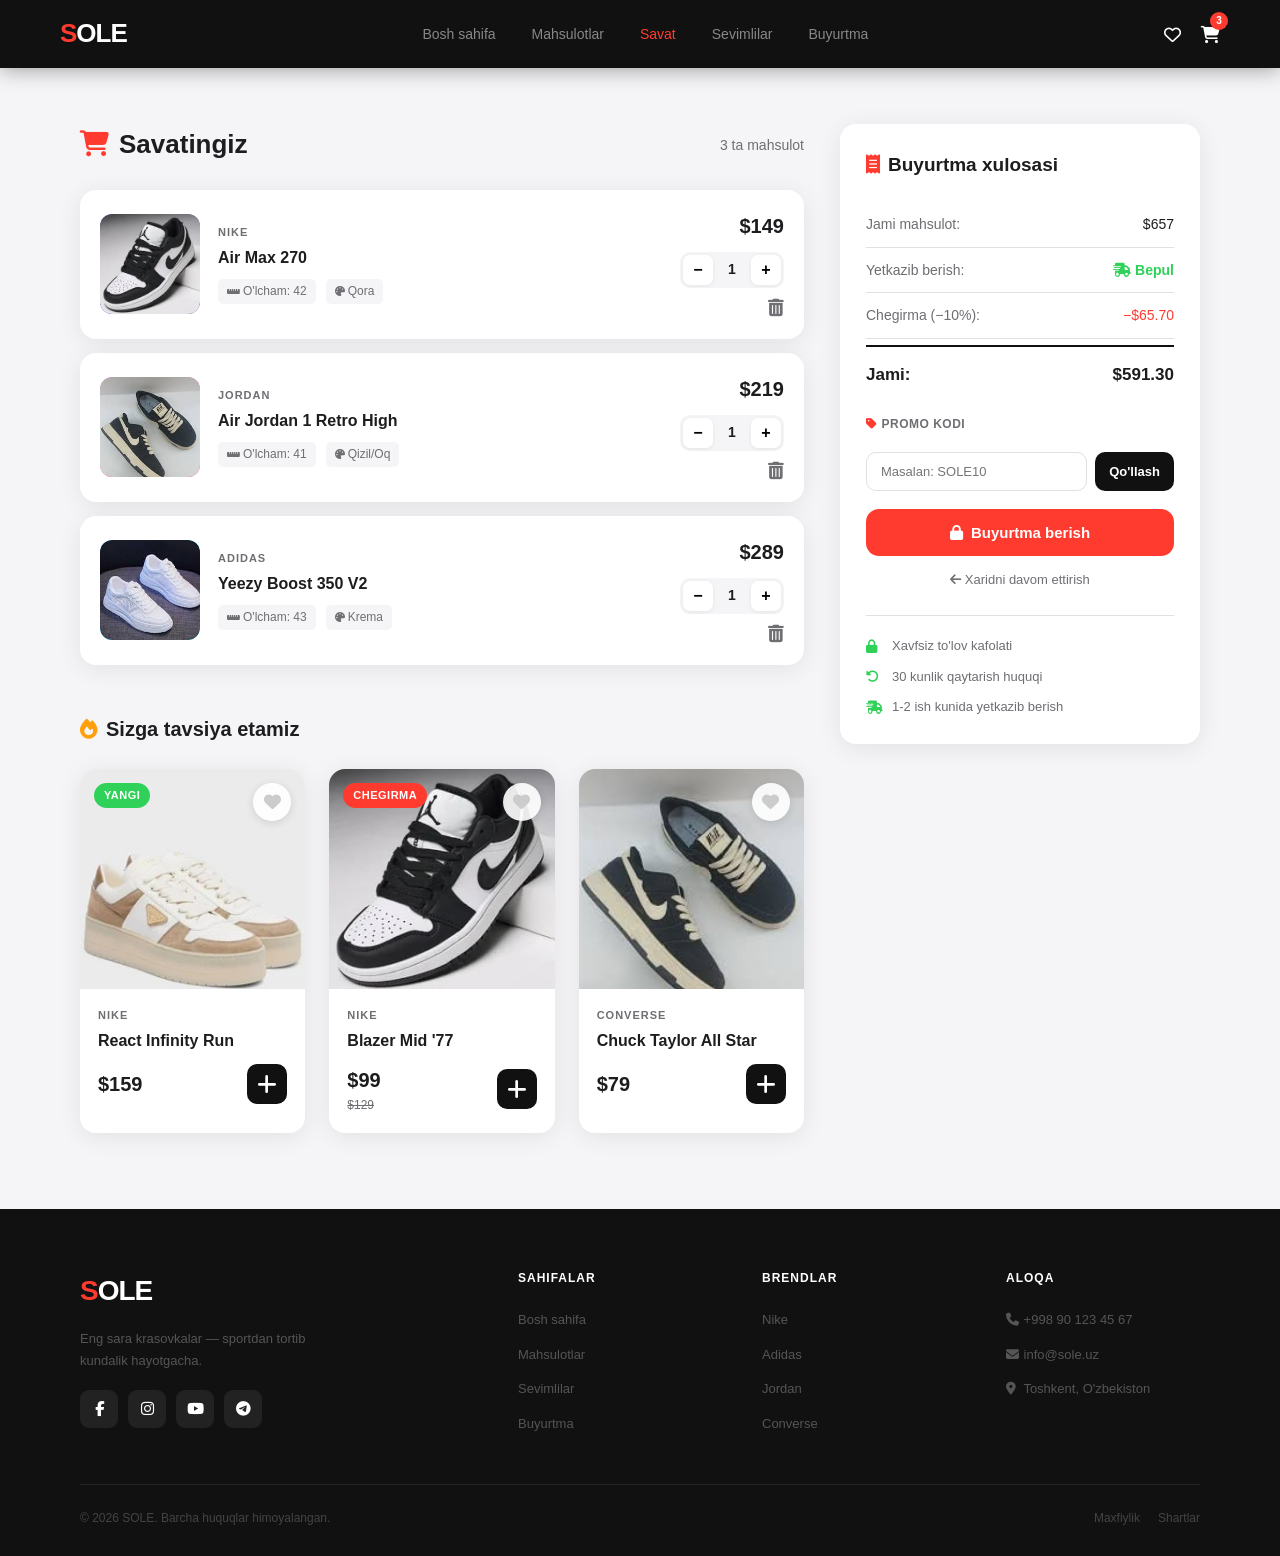
<file: cart.html>
<!DOCTYPE html>
<html lang="uz">
<head>
  <meta charset="UTF-8">
  <meta name="viewport" content="width=device-width, initial-scale=1.0">
  <title>Savat — SOLE</title>
  <link rel="stylesheet" href="style.css">
  <link rel="stylesheet" href="https://cdn.jsdelivr.net/npm/@fortawesome/fontawesome-free@6.5.1/css/all.min.css">
</head>
<body>

<!-- NAVBAR -->
<nav>
  <div class="nav-logo"><span>S</span>OLE</div>
  <ul class="nav-links">
    <li><a href="index.html">Bosh sahifa</a></li>
    <li><a href="products.html">Mahsulotlar</a></li>
    <li><a href="cart.html" class="active">Savat</a></li>
    <li><a href="liked.html">Sevimlilar</a></li>
    <li><a href="checkout.html">Buyurtma</a></li>
  </ul>
  <div class="nav-right">
    <a href="liked.html" class="nav-icon"><i class="fa-regular fa-heart"></i></a>
    <a href="cart.html" class="nav-icon"><i class="fa-solid fa-cart-shopping"></i><span class="badge">3</span></a>
  </div>
</nav>

<!-- CART LAYOUT -->
<div class="cart-wrap">

  <!-- LEFT: ITEMS -->
  <div>
    <div class="cart-hd">
      <h2><i class="fa-solid fa-cart-shopping" style="color:var(--accent);margin-right:10px;"></i>Savatingiz</h2>
      <span>3 ta mahsulot</span>
    </div>

    <!-- Item 1 -->
    <div class="citem">
      <div class="citem-img img-1">
        <img src="photo_1_2026-06-13_09-39-06.jpg" alt="Air Max 270">
      </div>
      <div>
        <div class="citem-brand">Nike</div>
        <div class="citem-name">Air Max 270</div>
        <div class="citem-meta">
          <span class="ctag"><i class="fa-solid fa-ruler-horizontal" style="font-size:10px;margin-right:3px;"></i>O'lcham: 42</span>
          <span class="ctag"><i class="fa-solid fa-palette" style="font-size:10px;margin-right:3px;"></i>Qora</span>
        </div>
      </div>
      <div class="citem-right">
        <div class="citem-price">$149</div>
        <div class="qty">
          <button class="qty-btn">−</button>
          <span class="qty-n">1</span>
          <button class="qty-btn">+</button>
        </div>
        <button class="rm-btn"><i class="fa-solid fa-trash-can"></i></button>
      </div>
    </div>

    <!-- Item 2 -->
    <div class="citem">
      <div class="citem-img img-2">
        <img src="photo_2_2026-06-13_09-39-06.jpg" alt="Jordan 1">
      </div>
      <div>
        <div class="citem-brand">Jordan</div>
        <div class="citem-name">Air Jordan 1 Retro High</div>
        <div class="citem-meta">
          <span class="ctag"><i class="fa-solid fa-ruler-horizontal" style="font-size:10px;margin-right:3px;"></i>O'lcham: 41</span>
          <span class="ctag"><i class="fa-solid fa-palette" style="font-size:10px;margin-right:3px;"></i>Qizil/Oq</span>
        </div>
      </div>
      <div class="citem-right">
        <div class="citem-price">$219</div>
        <div class="qty">
          <button class="qty-btn">−</button>
          <span class="qty-n">1</span>
          <button class="qty-btn">+</button>
        </div>
        <button class="rm-btn"><i class="fa-solid fa-trash-can"></i></button>
      </div>
    </div>

    <!-- Item 3 -->
    <div class="citem">
      <div class="citem-img img-3">
        <img src="photo_3_2026-06-13_09-39-06.jpg" alt="Yeezy 350">
      </div>
      <div>
        <div class="citem-brand">Adidas</div>
        <div class="citem-name">Yeezy Boost 350 V2</div>
        <div class="citem-meta">
          <span class="ctag"><i class="fa-solid fa-ruler-horizontal" style="font-size:10px;margin-right:3px;"></i>O'lcham: 43</span>
          <span class="ctag"><i class="fa-solid fa-palette" style="font-size:10px;margin-right:3px;"></i>Krema</span>
        </div>
      </div>
      <div class="citem-right">
        <div class="citem-price">$289</div>
        <div class="qty">
          <button class="qty-btn">−</button>
          <span class="qty-n">1</span>
          <button class="qty-btn">+</button>
        </div>
        <button class="rm-btn"><i class="fa-solid fa-trash-can"></i></button>
      </div>
    </div>

    <!-- Recommended -->
    <div style="margin-top:48px;">
      <div class="section-head" style="margin-bottom:24px;">
        <h3 style="font-size:20px;font-weight:800;"><i class="fa-solid fa-fire" style="color:#ff9f0a;margin-right:8px;"></i>Sizga tavsiya etamiz</h3>
      </div>
      <div class="grid-4" style="grid-template-columns:repeat(3,1fr);">

        <div class="pcard">
          <div class="pimg img-4"><img src="photo_4_2026-06-13_09-39-06.jpg" alt="React Infinity"></div>
          <span class="pbadge new">Yangi</span>
          <label class="like-btn"><input type="checkbox"><div class="like-icon"><i class="fa-solid fa-heart"></i></div></label>
          <div class="pinfo">
            <div class="pbrand">Nike</div>
            <div class="pname">React Infinity Run</div>
            <div class="pfooter">
              <div class="pprice-current">$159</div>
              <button class="add-btn"><i class="fa-solid fa-plus"></i></button>
            </div>
          </div>
        </div>

        <div class="pcard">
          <div class="pimg img-5"><img src="photo_1_2026-06-13_09-39-06.jpg" alt="Blazer Mid"></div>
          <span class="pbadge sale">Chegirma</span>
          <label class="like-btn"><input type="checkbox"><div class="like-icon"><i class="fa-solid fa-heart"></i></div></label>
          <div class="pinfo">
            <div class="pbrand">Nike</div>
            <div class="pname">Blazer Mid '77</div>
            <div class="pfooter">
              <div><div class="pprice-current">$99</div><div class="pprice-old">$129</div></div>
              <button class="add-btn"><i class="fa-solid fa-plus"></i></button>
            </div>
          </div>
        </div>

        <div class="pcard">
          <div class="pimg img-6"><img src="photo_2_2026-06-13_09-39-06.jpg" alt="Chuck Taylor"></div>
          <label class="like-btn"><input type="checkbox"><div class="like-icon"><i class="fa-solid fa-heart"></i></div></label>
          <div class="pinfo">
            <div class="pbrand">Converse</div>
            <div class="pname">Chuck Taylor All Star</div>
            <div class="pfooter">
              <div class="pprice-current">$79</div>
              <button class="add-btn"><i class="fa-solid fa-plus"></i></button>
            </div>
          </div>
        </div>

      </div>
    </div>
  </div>

  <!-- RIGHT: SUMMARY -->
  <div class="summary">
    <div class="sum-title"><i class="fa-solid fa-receipt" style="color:var(--accent);margin-right:8px;"></i>Buyurtma xulosasi</div>

    <div class="sum-row"><span class="lbl">Jami mahsulot:</span><span>$657</span></div>
    <div class="sum-row"><span class="lbl">Yetkazib berish:</span><span style="color:#30d158;font-weight:600;"><i class="fa-solid fa-truck-fast" style="margin-right:4px;"></i>Bepul</span></div>
    <div class="sum-row"><span class="lbl">Chegirma (−10%):</span><span style="color:var(--accent);">−$65.70</span></div>
    <div class="sum-row total"><span class="lbl">Jami:</span><span>$591.30</span></div>

    <div style="margin-top:16px;">
      <div style="font-size:12px;font-weight:600;color:var(--muted);margin-bottom:8px;text-transform:uppercase;letter-spacing:.5px;">
        <i class="fa-solid fa-tag" style="color:var(--accent);margin-right:4px;"></i>Promo kodi
      </div>
      <div class="coupon">
        <input type="text" placeholder="Masalan: SOLE10">
        <button>Qo'llash</button>
      </div>
    </div>

    <a href="checkout.html">
      <button class="go-checkout"><i class="fa-solid fa-lock"></i> Buyurtma berish</button>
    </a>
    <a href="products.html" class="cont-shop"><i class="fa-solid fa-arrow-left"></i> Xaridni davom ettirish</a>

    <div style="margin-top:24px;padding-top:20px;border-top:1px solid var(--border);">
      <div style="display:flex;flex-direction:column;gap:10px;">
        <div style="display:flex;align-items:center;gap:10px;font-size:13px;color:var(--muted);">
          <i class="fa-solid fa-lock" style="color:#30d158;width:16px;"></i><span>Xavfsiz to'lov kafolati</span>
        </div>
        <div style="display:flex;align-items:center;gap:10px;font-size:13px;color:var(--muted);">
          <i class="fa-solid fa-rotate-left" style="color:#30d158;width:16px;"></i><span>30 kunlik qaytarish huquqi</span>
        </div>
        <div style="display:flex;align-items:center;gap:10px;font-size:13px;color:var(--muted);">
          <i class="fa-solid fa-truck-fast" style="color:#30d158;width:16px;"></i><span>1-2 ish kunida yetkazib berish</span>
        </div>
      </div>
    </div>
  </div>

</div>

<!-- FOOTER -->
<footer>
  <div class="foot-grid">
    <div class="foot-brand">
      <div class="logo"><span>S</span>OLE</div>
      <p>Eng sara krasovkalar — sportdan tortib kundalik hayotgacha.</p>
      <div class="foot-social">
        <div class="soc"><i class="fa-brands fa-facebook-f"></i></div>
        <div class="soc"><i class="fa-brands fa-instagram"></i></div>
        <div class="soc"><i class="fa-brands fa-youtube"></i></div>
        <div class="soc"><i class="fa-brands fa-telegram"></i></div>
      </div>
    </div>
    <div class="foot-col"><h4>Sahifalar</h4><ul>
      <li><a href="index.html">Bosh sahifa</a></li>
      <li><a href="products.html">Mahsulotlar</a></li>
      <li><a href="liked.html">Sevimlilar</a></li>
      <li><a href="checkout.html">Buyurtma</a></li>
    </ul></div>
    <div class="foot-col"><h4>Brendlar</h4><ul>
      <li><a href="#">Nike</a></li><li><a href="#">Adidas</a></li>
      <li><a href="#">Jordan</a></li><li><a href="#">Converse</a></li>
    </ul></div>
    <div class="foot-col"><h4>Aloqa</h4><ul>
      <li><a href="#"><i class="fa-solid fa-phone" style="width:14px;"></i> +998 90 123 45 67</a></li>
      <li><a href="#"><i class="fa-solid fa-envelope" style="width:14px;"></i> info@sole.uz</a></li>
      <li><a href="#"><i class="fa-solid fa-location-dot" style="width:14px;"></i> Toshkent, O'zbekiston</a></li>
    </ul></div>
  </div>
  <div class="foot-bottom">
    <p>© 2026 SOLE. Barcha huquqlar himoyalangan.</p>
    <div class="foot-links"><a href="#">Maxfiylik</a><a href="#">Shartlar</a></div>
  </div>
</footer>

</body>
</html>
</file>
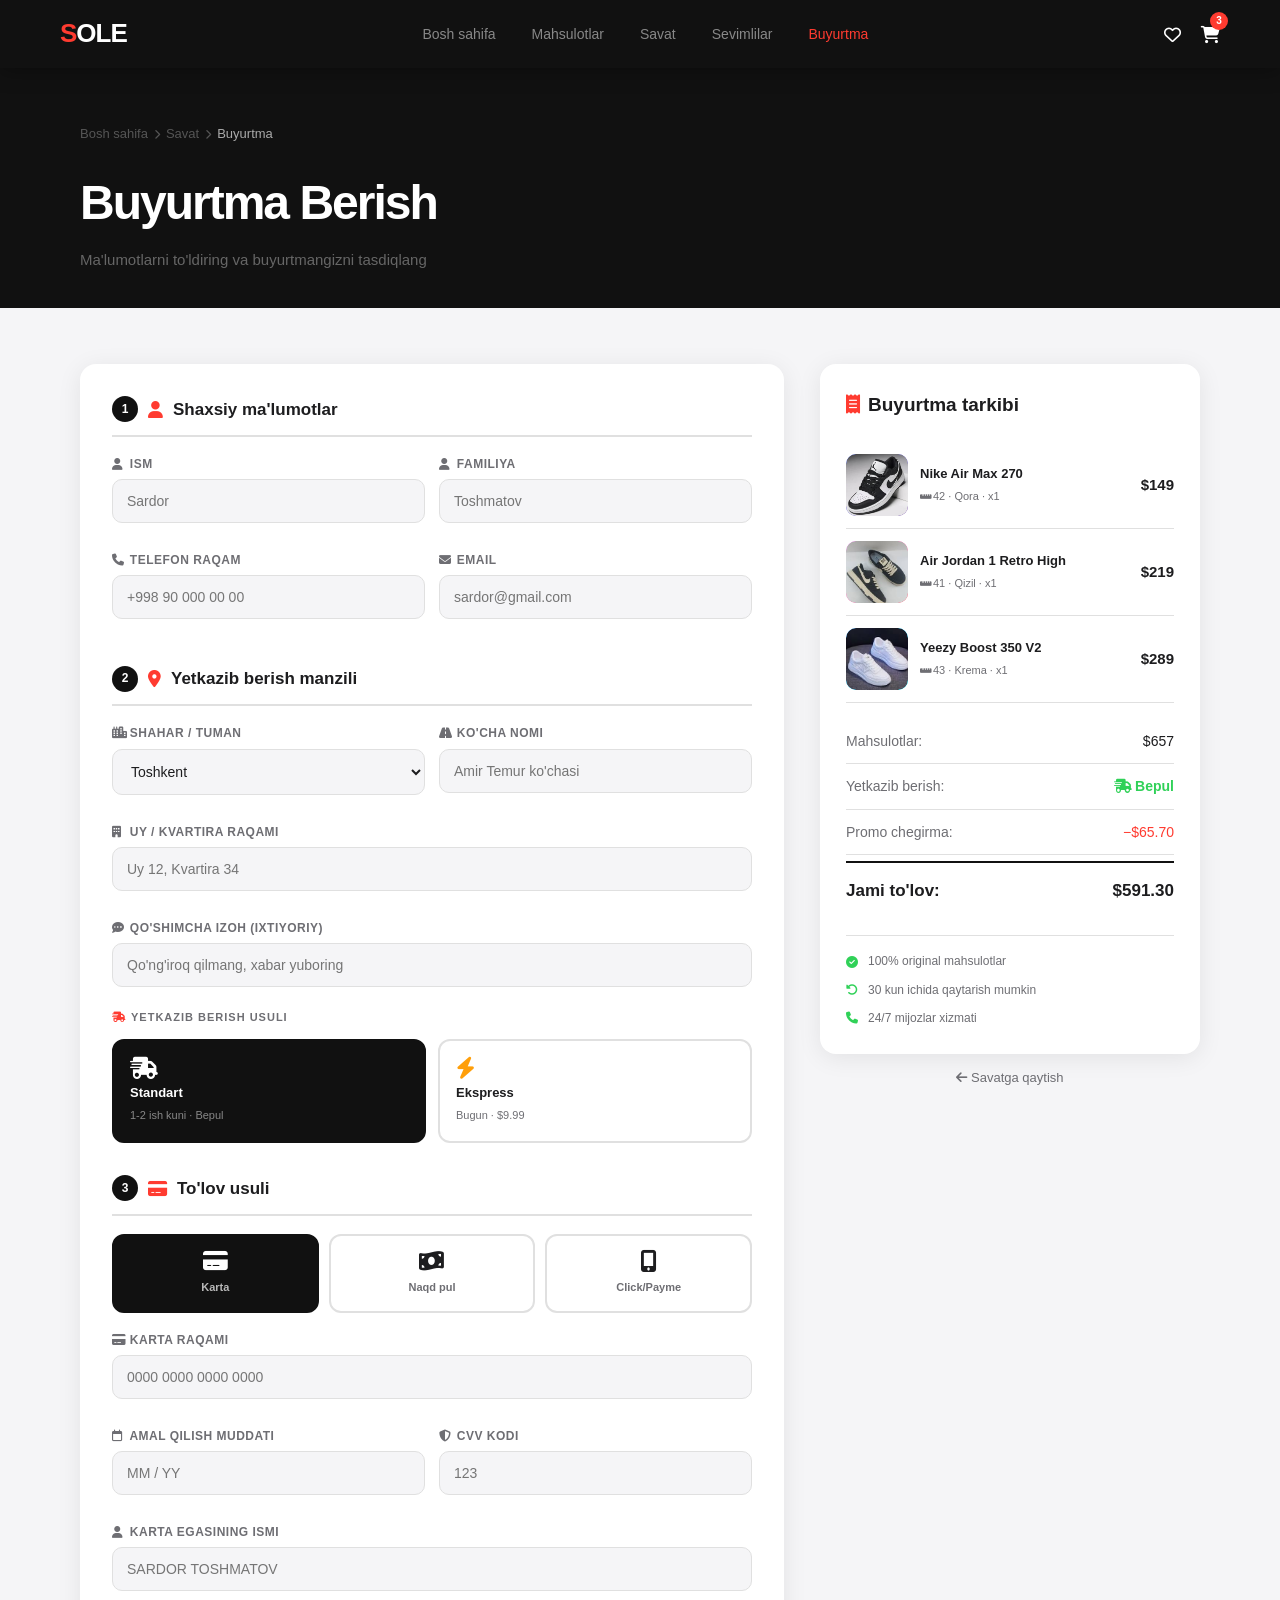
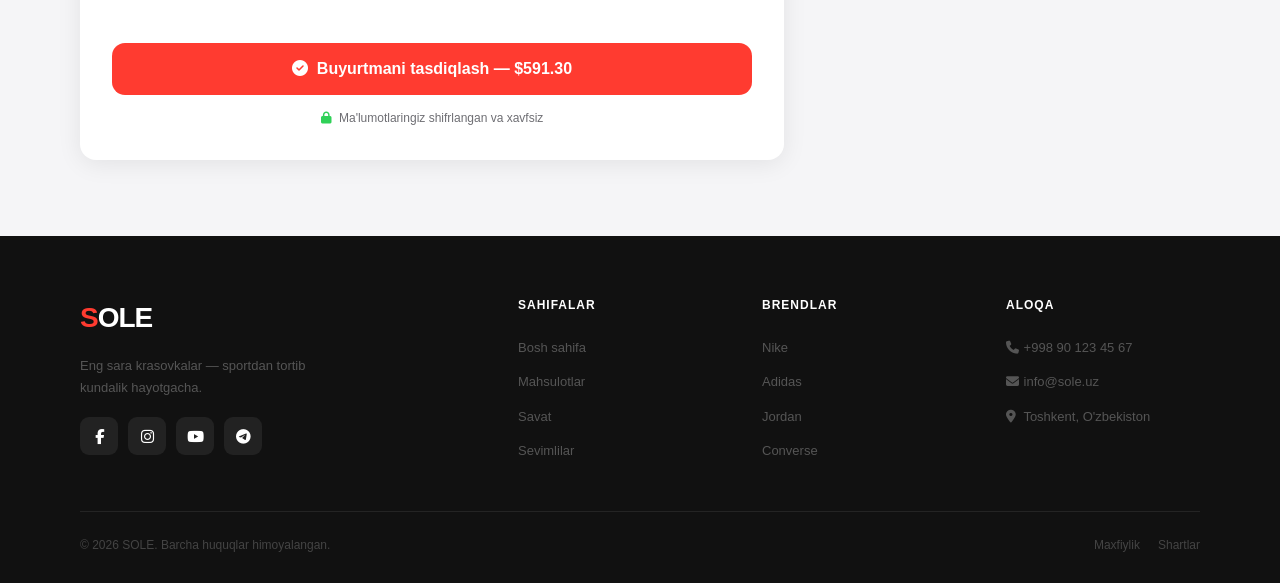
<file: checkout.html>
<!DOCTYPE html>
<html lang="uz">
<head>
  <meta charset="UTF-8">
  <meta name="viewport" content="width=device-width, initial-scale=1.0">
  <title>Buyurtma — SOLE</title>
  <link rel="stylesheet" href="style.css">
  <link rel="stylesheet" href="https://cdn.jsdelivr.net/npm/@fortawesome/fontawesome-free@6.5.1/css/all.min.css">
</head>
<body>

<!-- NAVBAR -->
<nav>
  <div class="nav-logo"><span>S</span>OLE</div>
  <ul class="nav-links">
    <li><a href="index.html">Bosh sahifa</a></li>
    <li><a href="products.html">Mahsulotlar</a></li>
    <li><a href="cart.html">Savat</a></li>
    <li><a href="liked.html">Sevimlilar</a></li>
    <li><a href="checkout.html" class="active">Buyurtma</a></li>
  </ul>
  <div class="nav-right">
    <a href="liked.html" class="nav-icon"><i class="fa-regular fa-heart"></i></a>
    <a href="cart.html" class="nav-icon"><i class="fa-solid fa-cart-shopping"></i><span class="badge">3</span></a>
  </div>
</nav>

<!-- PAGE HEADER -->
<div class="page-hd">
  <div class="breadcrumb">
    <a href="index.html">Bosh sahifa</a>
    <span><i class="fa-solid fa-chevron-right" style="font-size:10px;"></i></span>
    <a href="cart.html">Savat</a>
    <span><i class="fa-solid fa-chevron-right" style="font-size:10px;"></i></span>
    <span style="color:#aaa;">Buyurtma</span>
  </div>
  <h1>Buyurtma Berish</h1>
  <p>Ma'lumotlarni to'ldiring va buyurtmangizni tasdiqlang</p>
</div>

<!-- CHECKOUT LAYOUT -->
<div class="checkout-wrap">

  <!-- LEFT: FORM -->
  <div class="cform-box">

    <!-- Section 1: Personal Info -->
    <div class="fs">
      <div class="fs-title">
        <span class="fs-num">1</span>
        <i class="fa-solid fa-user" style="color:var(--accent);"></i> Shaxsiy ma'lumotlar
      </div>
      <div class="frow">
        <div class="fgroup">
          <label><i class="fa-solid fa-user" style="width:14px;"></i> Ism</label>
          <input type="text" placeholder="Sardor">
        </div>
        <div class="fgroup">
          <label><i class="fa-solid fa-user" style="width:14px;"></i> Familiya</label>
          <input type="text" placeholder="Toshmatov">
        </div>
        <div class="fgroup">
          <label><i class="fa-solid fa-phone" style="width:14px;"></i> Telefon raqam</label>
          <input type="tel" placeholder="+998 90 000 00 00">
        </div>
        <div class="fgroup">
          <label><i class="fa-solid fa-envelope" style="width:14px;"></i> Email</label>
          <input type="email" placeholder="sardor@gmail.com">
        </div>
      </div>
    </div>

    <!-- Section 2: Delivery -->
    <div class="fs">
      <div class="fs-title">
        <span class="fs-num">2</span>
        <i class="fa-solid fa-location-dot" style="color:var(--accent);"></i> Yetkazib berish manzili
      </div>
      <div class="frow">
        <div class="fgroup">
          <label><i class="fa-solid fa-city" style="width:14px;"></i> Shahar / Tuman</label>
          <select>
            <option>Toshkent</option>
            <option>Samarqand</option>
            <option>Buxoro</option>
            <option>Namangan</option>
            <option>Andijon</option>
            <option>Farg'ona</option>
            <option>Qo'qon</option>
          </select>
        </div>
        <div class="fgroup">
          <label><i class="fa-solid fa-road" style="width:14px;"></i> Ko'cha nomi</label>
          <input type="text" placeholder="Amir Temur ko'chasi">
        </div>
        <div class="fgroup full">
          <label><i class="fa-solid fa-building" style="width:14px;"></i> Uy / Kvartira raqami</label>
          <input type="text" placeholder="Uy 12, Kvartira 34">
        </div>
        <div class="fgroup full">
          <label><i class="fa-solid fa-comment-dots" style="width:14px;"></i> Qo'shimcha izoh (ixtiyoriy)</label>
          <input type="text" placeholder="Qo'ng'iroq qilmang, xabar yuboring">
        </div>
      </div>

      <!-- Delivery Options -->
      <div style="margin-top:8px;">
        <div class="fl-label" style="margin-bottom:12px;"><i class="fa-solid fa-truck-fast" style="color:var(--accent);margin-right:4px;"></i>Yetkazib berish usuli</div>
        <div style="display:grid;grid-template-columns:1fr 1fr;gap:12px;">
          <label style="cursor:pointer;">
            <input type="radio" name="delivery" id="d1" style="display:none;">
            <label for="d1" style="display:flex;flex-direction:column;gap:4px;padding:16px;border:2px solid var(--primary);border-radius:12px;background:var(--primary);cursor:pointer;">
              <i class="fa-solid fa-truck-fast" style="font-size:22px;color:#fff;"></i>
              <span style="font-size:13px;font-weight:700;color:#fff;">Standart</span>
              <span style="font-size:11px;color:#888;">1-2 ish kuni · Bepul</span>
            </label>
          </label>
          <label style="cursor:pointer;">
            <input type="radio" name="delivery" id="d2" style="display:none;">
            <label for="d2" style="display:flex;flex-direction:column;gap:4px;padding:16px;border:2px solid var(--border);border-radius:12px;cursor:pointer;">
              <i class="fa-solid fa-bolt" style="font-size:22px;color:#ff9f0a;"></i>
              <span style="font-size:13px;font-weight:700;color:var(--text);">Ekspress</span>
              <span style="font-size:11px;color:var(--muted);">Bugun · $9.99</span>
            </label>
          </label>
        </div>
      </div>
    </div>

    <!-- Section 3: Payment -->
    <div class="fs">
      <div class="fs-title">
        <span class="fs-num">3</span>
        <i class="fa-solid fa-credit-card" style="color:var(--accent);"></i> To'lov usuli
      </div>
      <div class="pay-methods">
        <div class="pay-opt">
          <input type="radio" name="payment" id="p1" checked>
          <label class="pay-label" for="p1">
            <i class="fa-solid fa-credit-card"></i>
            <span>Karta</span>
          </label>
        </div>
        <div class="pay-opt">
          <input type="radio" name="payment" id="p2">
          <label class="pay-label" for="p2">
            <i class="fa-solid fa-money-bill-wave"></i>
            <span>Naqd pul</span>
          </label>
        </div>
        <div class="pay-opt">
          <input type="radio" name="payment" id="p3">
          <label class="pay-label" for="p3">
            <i class="fa-solid fa-mobile-screen-button"></i>
            <span>Click/Payme</span>
          </label>
        </div>
      </div>

      <div class="frow">
        <div class="fgroup full">
          <label><i class="fa-solid fa-credit-card" style="width:14px;"></i> Karta raqami</label>
          <input type="text" placeholder="0000 0000 0000 0000">
        </div>
        <div class="fgroup">
          <label><i class="fa-regular fa-calendar" style="width:14px;"></i> Amal qilish muddati</label>
          <input type="text" placeholder="MM / YY">
        </div>
        <div class="fgroup">
          <label><i class="fa-solid fa-shield-halved" style="width:14px;"></i> CVV kodi</label>
          <input type="text" placeholder="123">
        </div>
        <div class="fgroup full">
          <label><i class="fa-solid fa-user" style="width:14px;"></i> Karta egasining ismi</label>
          <input type="text" placeholder="SARDOR TOSHMATOV">
        </div>
      </div>
    </div>

    <!-- Place Order -->
    <button class="place-btn">
      <i class="fa-solid fa-check-circle"></i> &nbsp;Buyurtmani tasdiqlash — $591.30
    </button>

    <div style="margin-top:14px;text-align:center;font-size:12px;color:var(--muted);">
      <i class="fa-solid fa-lock" style="color:#30d158;margin-right:4px;"></i>
      Ma'lumotlaringiz shifrlangan va xavfsiz
    </div>
  </div>

  <!-- RIGHT: ORDER SUMMARY -->
  <div>
    <div class="summary">
      <div class="sum-title"><i class="fa-solid fa-receipt" style="color:var(--accent);margin-right:8px;"></i>Buyurtma tarkibi</div>

      <!-- Items -->
      <div class="co-items">
        <div class="co-item">
          <div class="co-img img-1">
            <img src="photo_1_2026-06-13_09-39-06.jpg" alt="Air Max 270">
          </div>
          <div class="co-info">
            <div class="co-name">Nike Air Max 270</div>
            <div class="co-meta"><i class="fa-solid fa-ruler-horizontal" style="font-size:9px;margin-right:2px;"></i>42 · Qora · x1</div>
          </div>
          <div class="co-price">$149</div>
        </div>

        <div class="co-item">
          <div class="co-img img-2">
            <img src="photo_2_2026-06-13_09-39-06.jpg" alt="Jordan 1">
          </div>
          <div class="co-info">
            <div class="co-name">Air Jordan 1 Retro High</div>
            <div class="co-meta"><i class="fa-solid fa-ruler-horizontal" style="font-size:9px;margin-right:2px;"></i>41 · Qizil · x1</div>
          </div>
          <div class="co-price">$219</div>
        </div>

        <div class="co-item">
          <div class="co-img img-3">
            <img src="photo_3_2026-06-13_09-39-06.jpg" alt="Yeezy 350">
          </div>
          <div class="co-info">
            <div class="co-name">Yeezy Boost 350 V2</div>
            <div class="co-meta"><i class="fa-solid fa-ruler-horizontal" style="font-size:9px;margin-right:2px;"></i>43 · Krema · x1</div>
          </div>
          <div class="co-price">$289</div>
        </div>
      </div>

      <!-- Totals -->
      <div class="sum-row"><span class="lbl">Mahsulotlar:</span><span>$657</span></div>
      <div class="sum-row"><span class="lbl">Yetkazib berish:</span><span style="color:#30d158;font-weight:600;"><i class="fa-solid fa-truck-fast" style="margin-right:3px;"></i>Bepul</span></div>
      <div class="sum-row"><span class="lbl">Promo chegirma:</span><span style="color:var(--accent);">−$65.70</span></div>
      <div class="sum-row total"><span class="lbl">Jami to'lov:</span><span>$591.30</span></div>

      <!-- Trust -->
      <div style="margin-top:20px;padding-top:16px;border-top:1px solid var(--border);display:flex;flex-direction:column;gap:9px;">
        <div style="display:flex;align-items:center;gap:8px;font-size:12px;color:var(--muted);">
          <i class="fa-solid fa-circle-check" style="color:#30d158;width:14px;"></i>
          <span>100% original mahsulotlar</span>
        </div>
        <div style="display:flex;align-items:center;gap:8px;font-size:12px;color:var(--muted);">
          <i class="fa-solid fa-rotate-left" style="color:#30d158;width:14px;"></i>
          <span>30 kun ichida qaytarish mumkin</span>
        </div>
        <div style="display:flex;align-items:center;gap:8px;font-size:12px;color:var(--muted);">
          <i class="fa-solid fa-phone" style="color:#30d158;width:14px;"></i>
          <span>24/7 mijozlar xizmati</span>
        </div>
      </div>
    </div>

    <a href="cart.html" style="display:block;text-align:center;margin-top:14px;font-size:13px;color:var(--muted);font-weight:500;">
      <i class="fa-solid fa-arrow-left"></i> Savatga qaytish
    </a>
  </div>

</div>

<!-- FOOTER -->
<footer>
  <div class="foot-grid">
    <div class="foot-brand">
      <div class="logo"><span>S</span>OLE</div>
      <p>Eng sara krasovkalar — sportdan tortib kundalik hayotgacha.</p>
      <div class="foot-social">
        <div class="soc"><i class="fa-brands fa-facebook-f"></i></div>
        <div class="soc"><i class="fa-brands fa-instagram"></i></div>
        <div class="soc"><i class="fa-brands fa-youtube"></i></div>
        <div class="soc"><i class="fa-brands fa-telegram"></i></div>
      </div>
    </div>
    <div class="foot-col"><h4>Sahifalar</h4><ul>
      <li><a href="index.html">Bosh sahifa</a></li>
      <li><a href="products.html">Mahsulotlar</a></li>
      <li><a href="cart.html">Savat</a></li>
      <li><a href="liked.html">Sevimlilar</a></li>
    </ul></div>
    <div class="foot-col"><h4>Brendlar</h4><ul>
      <li><a href="#">Nike</a></li><li><a href="#">Adidas</a></li>
      <li><a href="#">Jordan</a></li><li><a href="#">Converse</a></li>
    </ul></div>
    <div class="foot-col"><h4>Aloqa</h4><ul>
      <li><a href="#"><i class="fa-solid fa-phone" style="width:14px;"></i> +998 90 123 45 67</a></li>
      <li><a href="#"><i class="fa-solid fa-envelope" style="width:14px;"></i> info@sole.uz</a></li>
      <li><a href="#"><i class="fa-solid fa-location-dot" style="width:14px;"></i> Toshkent, O'zbekiston</a></li>
    </ul></div>
  </div>
  <div class="foot-bottom">
    <p>© 2026 SOLE. Barcha huquqlar himoyalangan.</p>
    <div class="foot-links"><a href="#">Maxfiylik</a><a href="#">Shartlar</a></div>
  </div>
</footer>

</body>
</html>
</file>
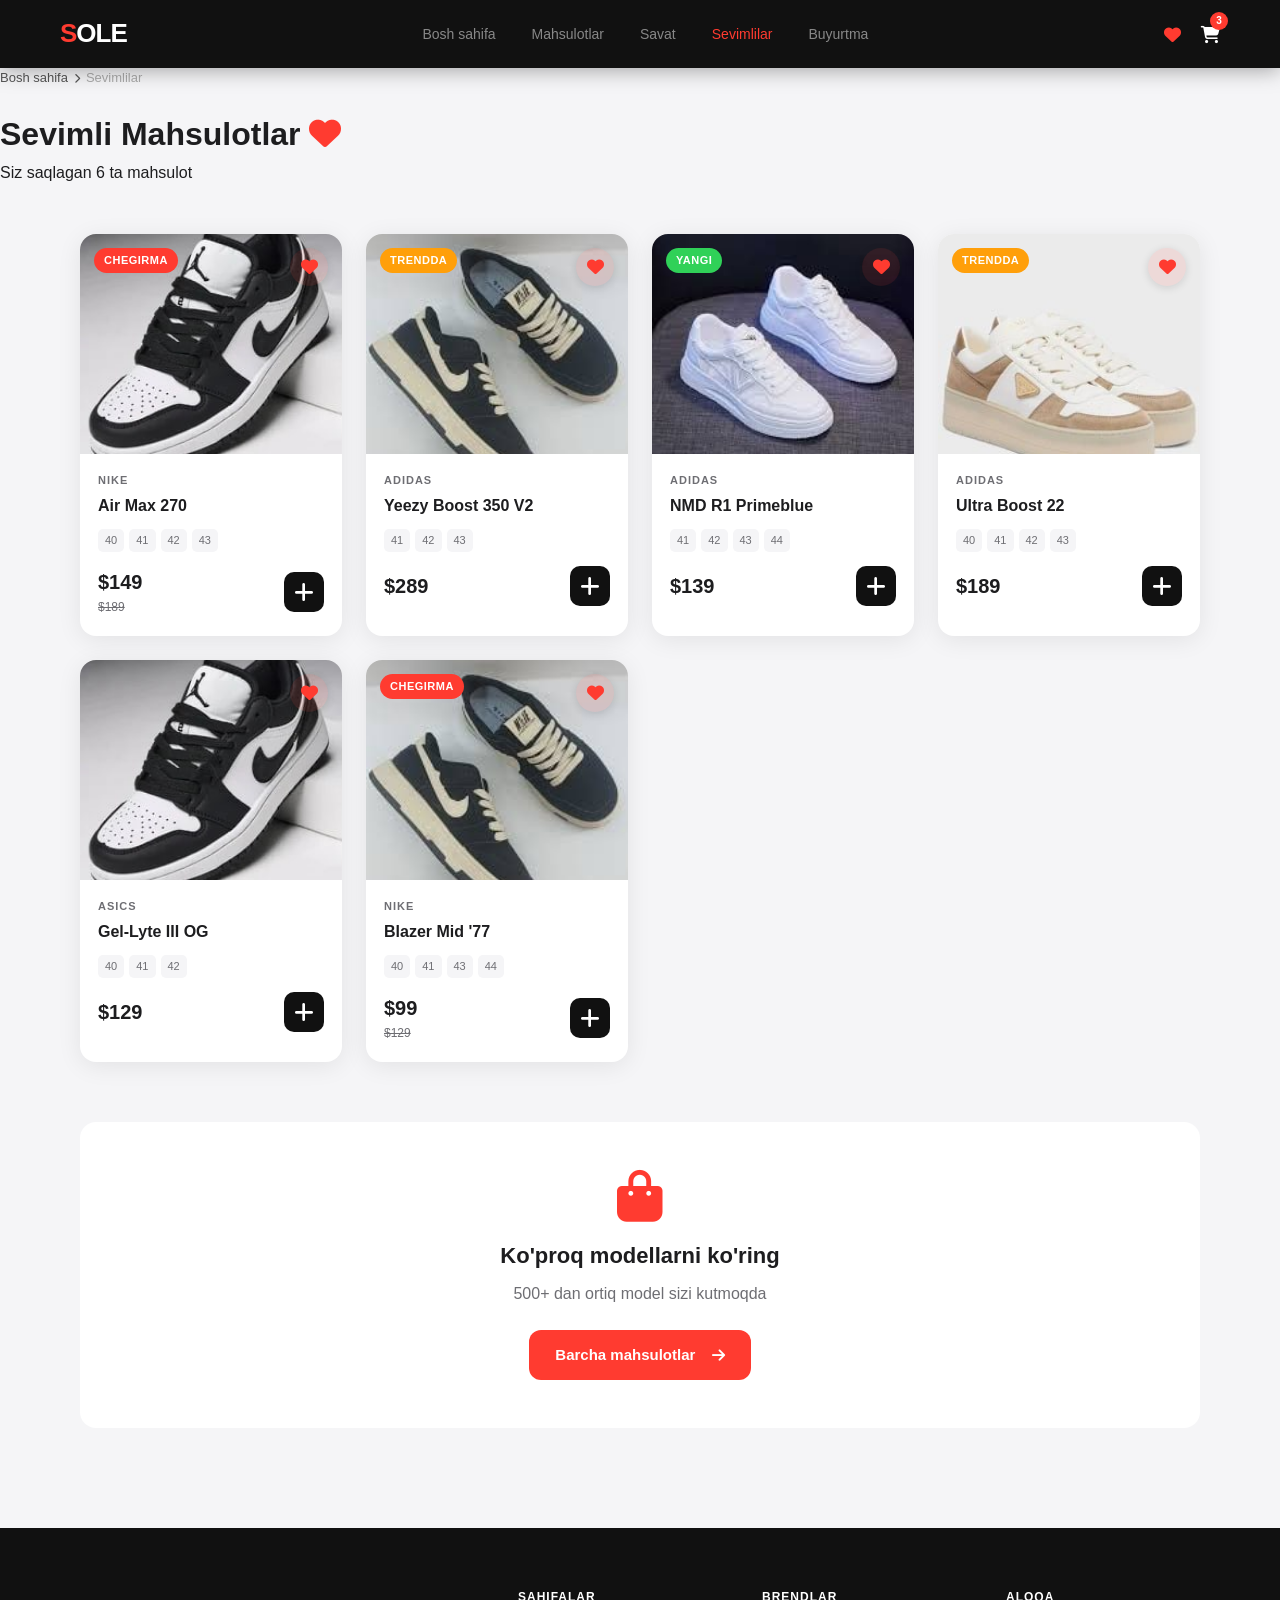
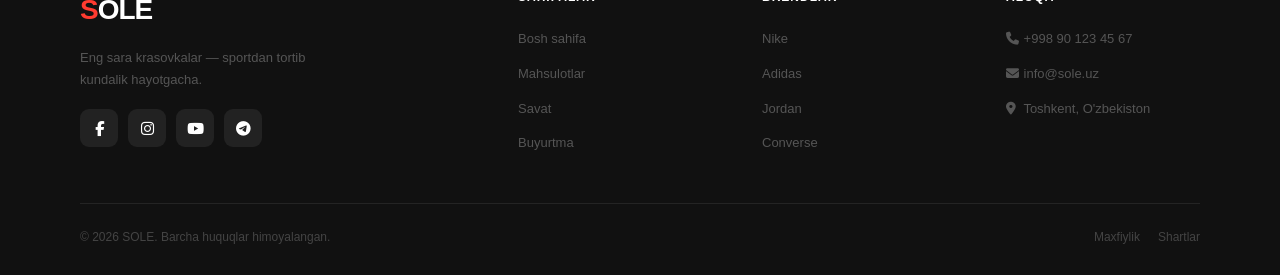
<file: liked.html>
<!DOCTYPE html>
<html lang="uz">
<head>
  <meta charset="UTF-8">
  <meta name="viewport" content="width=device-width, initial-scale=1.0">
  <title>Sevimlilar — SOLE</title>
  <link rel="stylesheet" href="style.css">
  <link rel="stylesheet" href="https://cdn.jsdelivr.net/npm/@fortawesome/fontawesome-free@6.5.1/css/all.min.css">
</head>
<body>

<!-- NAVBAR -->
<nav>
  <div class="nav-logo"><span>S</span>OLE</div>
  <ul class="nav-links">
    <li><a href="index.html">Bosh sahifa</a></li>
    <li><a href="products.html">Mahsulotlar</a></li>
    <li><a href="cart.html">Savat</a></li>
    <li><a href="liked.html" class="active">Sevimlilar</a></li>
    <li><a href="checkout.html">Buyurtma</a></li>
  </ul>
  <div class="nav-right">
    <a href="liked.html" class="nav-icon" style="color:var(--accent);"><i class="fa-solid fa-heart"></i></a>
    <a href="cart.html" class="nav-icon"><i class="fa-solid fa-cart-shopping"></i><span class="badge">3</span></a>
  </div>
</nav>

<!-- HEADER -->
<div class="liked-hd">
  <div class="breadcrumb">
    <a href="index.html">Bosh sahifa</a>
    <span><i class="fa-solid fa-chevron-right" style="font-size:10px;"></i></span>
    <span style="color:#aaa;">Sevimlilar</span>
  </div>
  <h1>Sevimli Mahsulotlar <i class="fa-solid fa-heart" style="color:var(--accent);"></i></h1>
  <p>Siz saqlagan 6 ta mahsulot</p>
</div>

<!-- LIKED PRODUCTS -->
<div class="section" style="padding-top:48px;">
  <div class="grid-4">

    <div class="pcard">
      <div class="pimg img-1"><img src="photo_1_2026-06-13_09-39-06.jpg" alt="Air Max 270"></div>
      <span class="pbadge sale">Chegirma</span>
      <label class="like-btn"><input type="checkbox" checked><div class="like-icon"><i class="fa-solid fa-heart"></i></div></label>
      <div class="pinfo">
        <div class="pbrand">Nike</div>
        <div class="pname">Air Max 270</div>
        <div class="psizes"><span class="sz">40</span><span class="sz">41</span><span class="sz">42</span><span class="sz">43</span></div>
        <div class="pfooter">
          <div><div class="pprice-current">$149</div><div class="pprice-old">$189</div></div>
          <a href="cart.html"><button class="add-btn"><i class="fa-solid fa-plus"></i></button></a>
        </div>
      </div>
    </div>

    <div class="pcard">
      <div class="pimg img-3"><img src="photo_2_2026-06-13_09-39-06.jpg" alt="Yeezy 350"></div>
      <span class="pbadge hot">Trendda</span>
      <label class="like-btn"><input type="checkbox" checked><div class="like-icon"><i class="fa-solid fa-heart"></i></div></label>
      <div class="pinfo">
        <div class="pbrand">Adidas</div>
        <div class="pname">Yeezy Boost 350 V2</div>
        <div class="psizes"><span class="sz">41</span><span class="sz">42</span><span class="sz">43</span></div>
        <div class="pfooter">
          <div><div class="pprice-current">$289</div></div>
          <a href="cart.html"><button class="add-btn"><i class="fa-solid fa-plus"></i></button></a>
        </div>
      </div>
    </div>

    <div class="pcard">
      <div class="pimg img-7"><img src="photo_3_2026-06-13_09-39-06.jpg" alt="NMD R1"></div>
      <span class="pbadge new">Yangi</span>
      <label class="like-btn"><input type="checkbox" checked><div class="like-icon"><i class="fa-solid fa-heart"></i></div></label>
      <div class="pinfo">
        <div class="pbrand">Adidas</div>
        <div class="pname">NMD R1 Primeblue</div>
        <div class="psizes"><span class="sz">41</span><span class="sz">42</span><span class="sz">43</span><span class="sz">44</span></div>
        <div class="pfooter">
          <div><div class="pprice-current">$139</div></div>
          <a href="cart.html"><button class="add-btn"><i class="fa-solid fa-plus"></i></button></a>
        </div>
      </div>
    </div>

    <div class="pcard">
      <div class="pimg img-9"><img src="photo_4_2026-06-13_09-39-06.jpg" alt="Ultra Boost"></div>
      <span class="pbadge hot">Trendda</span>
      <label class="like-btn"><input type="checkbox" checked><div class="like-icon"><i class="fa-solid fa-heart"></i></div></label>
      <div class="pinfo">
        <div class="pbrand">Adidas</div>
        <div class="pname">Ultra Boost 22</div>
        <div class="psizes"><span class="sz">40</span><span class="sz">41</span><span class="sz">42</span><span class="sz">43</span></div>
        <div class="pfooter">
          <div><div class="pprice-current">$189</div></div>
          <a href="cart.html"><button class="add-btn"><i class="fa-solid fa-plus"></i></button></a>
        </div>
      </div>
    </div>

    <div class="pcard">
      <div class="pimg img-11"><img src="photo_1_2026-06-13_09-39-06.jpg" alt="Gel-Lyte"></div>
      <label class="like-btn"><input type="checkbox" checked><div class="like-icon"><i class="fa-solid fa-heart"></i></div></label>
      <div class="pinfo">
        <div class="pbrand">ASICS</div>
        <div class="pname">Gel-Lyte III OG</div>
        <div class="psizes"><span class="sz">40</span><span class="sz">41</span><span class="sz">42</span></div>
        <div class="pfooter">
          <div><div class="pprice-current">$129</div></div>
          <a href="cart.html"><button class="add-btn"><i class="fa-solid fa-plus"></i></button></a>
        </div>
      </div>
    </div>

    <div class="pcard">
      <div class="pimg img-5"><img src="photo_2_2026-06-13_09-39-06.jpg" alt="Blazer Mid"></div>
      <span class="pbadge sale">Chegirma</span>
      <label class="like-btn"><input type="checkbox" checked><div class="like-icon"><i class="fa-solid fa-heart"></i></div></label>
      <div class="pinfo">
        <div class="pbrand">Nike</div>
        <div class="pname">Blazer Mid '77</div>
        <div class="psizes"><span class="sz">40</span><span class="sz">41</span><span class="sz">43</span><span class="sz">44</span></div>
        <div class="pfooter">
          <div><div class="pprice-current">$99</div><div class="pprice-old">$129</div></div>
          <a href="cart.html"><button class="add-btn"><i class="fa-solid fa-plus"></i></button></a>
        </div>
      </div>
    </div>

  </div>

  <!-- CTA -->
  <div style="text-align:center;margin-top:60px;padding:48px;background:#fff;border-radius:var(--r);">
    <i class="fa-solid fa-bag-shopping" style="font-size:52px;color:var(--accent);display:block;margin-bottom:16px;"></i>
    <h3 style="font-size:22px;font-weight:800;margin-bottom:8px;">Ko'proq modellarni ko'ring</h3>
    <p style="color:var(--muted);margin-bottom:24px;">500+ dan ortiq model sizi kutmoqda</p>
    <a href="products.html" class="btn btn-red">Barcha mahsulotlar &nbsp;<i class="fa-solid fa-arrow-right"></i></a>
  </div>
</div>

<!-- FOOTER -->
<footer>
  <div class="foot-grid">
    <div class="foot-brand">
      <div class="logo"><span>S</span>OLE</div>
      <p>Eng sara krasovkalar — sportdan tortib kundalik hayotgacha.</p>
      <div class="foot-social">
        <div class="soc"><i class="fa-brands fa-facebook-f"></i></div>
        <div class="soc"><i class="fa-brands fa-instagram"></i></div>
        <div class="soc"><i class="fa-brands fa-youtube"></i></div>
        <div class="soc"><i class="fa-brands fa-telegram"></i></div>
      </div>
    </div>
    <div class="foot-col"><h4>Sahifalar</h4><ul>
      <li><a href="index.html">Bosh sahifa</a></li>
      <li><a href="products.html">Mahsulotlar</a></li>
      <li><a href="cart.html">Savat</a></li>
      <li><a href="checkout.html">Buyurtma</a></li>
    </ul></div>
    <div class="foot-col"><h4>Brendlar</h4><ul>
      <li><a href="#">Nike</a></li><li><a href="#">Adidas</a></li>
      <li><a href="#">Jordan</a></li><li><a href="#">Converse</a></li>
    </ul></div>
    <div class="foot-col"><h4>Aloqa</h4><ul>
      <li><a href="#"><i class="fa-solid fa-phone" style="width:14px;"></i> +998 90 123 45 67</a></li>
      <li><a href="#"><i class="fa-solid fa-envelope" style="width:14px;"></i> info@sole.uz</a></li>
      <li><a href="#"><i class="fa-solid fa-location-dot" style="width:14px;"></i> Toshkent, O'zbekiston</a></li>
    </ul></div>
  </div>
  <div class="foot-bottom">
    <p>© 2026 SOLE. Barcha huquqlar himoyalangan.</p>
    <div class="foot-links"><a href="#">Maxfiylik</a><a href="#">Shartlar</a></div>
  </div>
</footer>

</body>
</html>
</file>
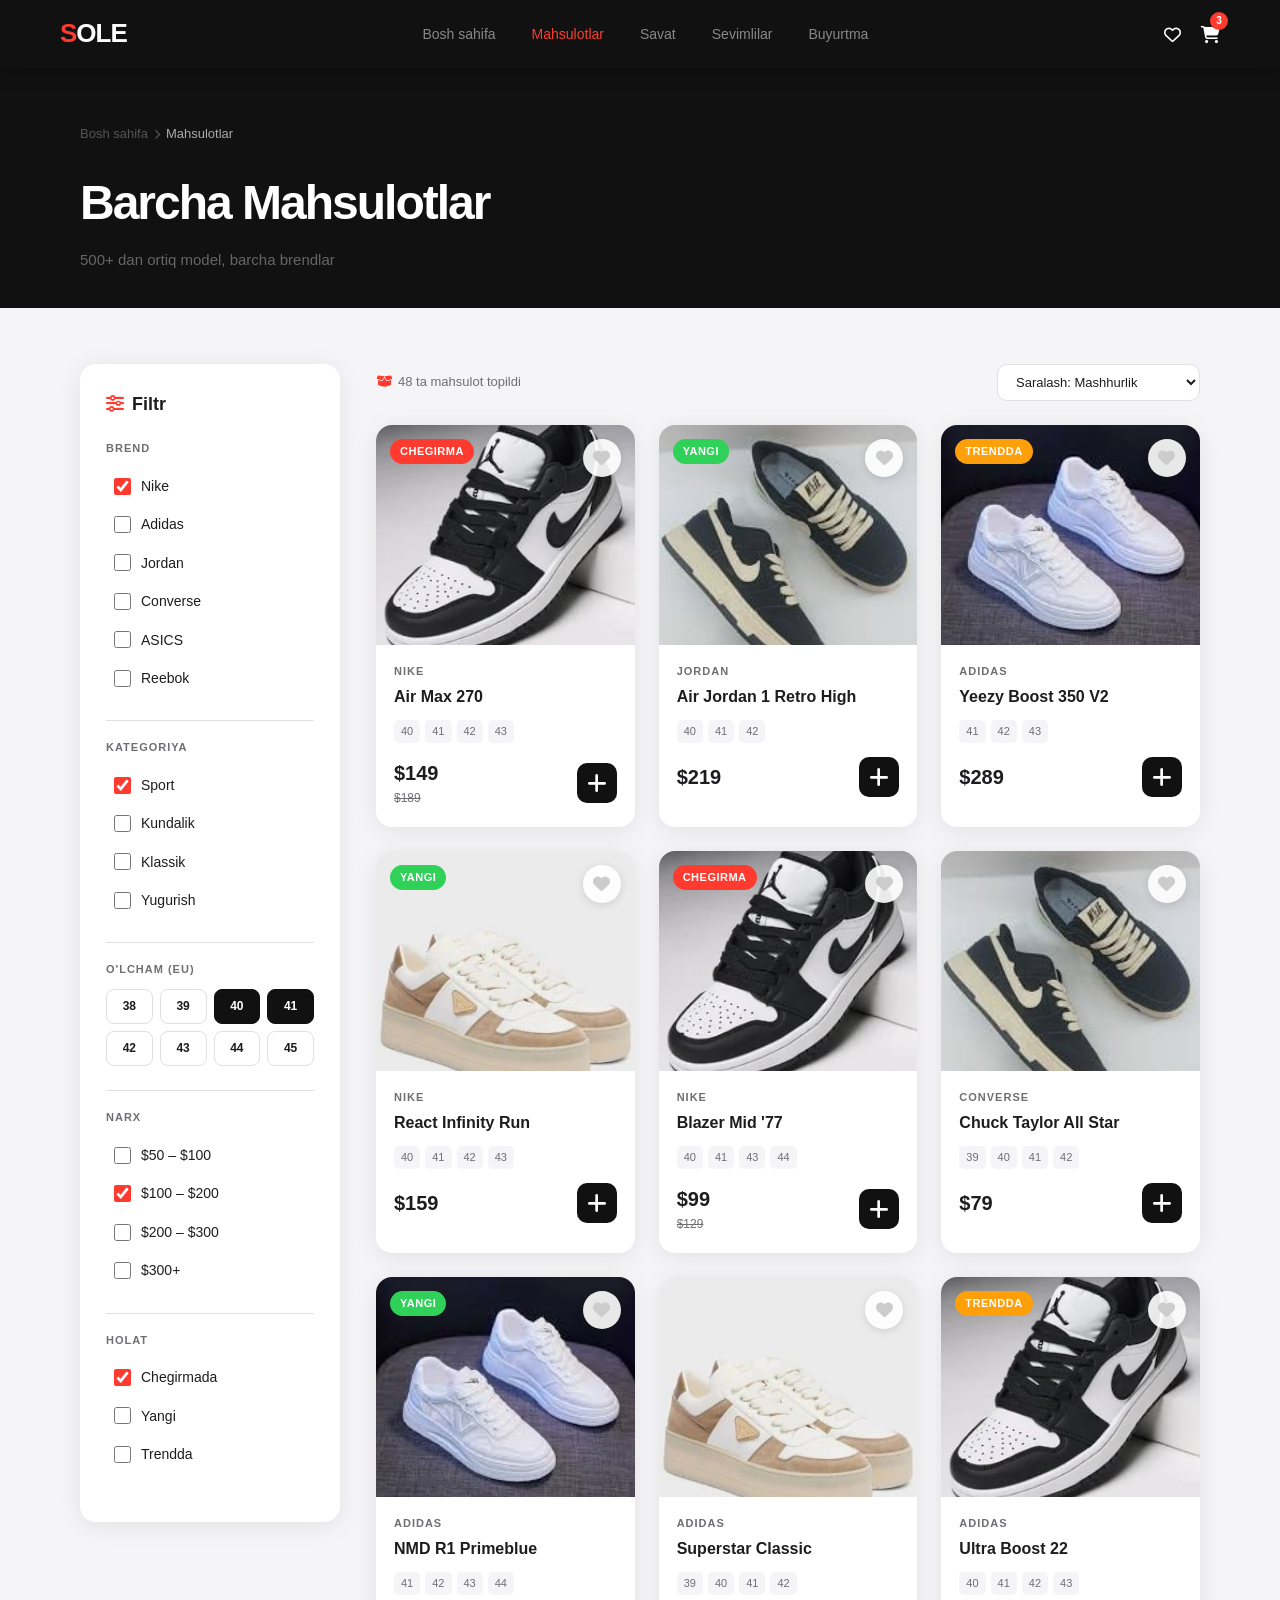
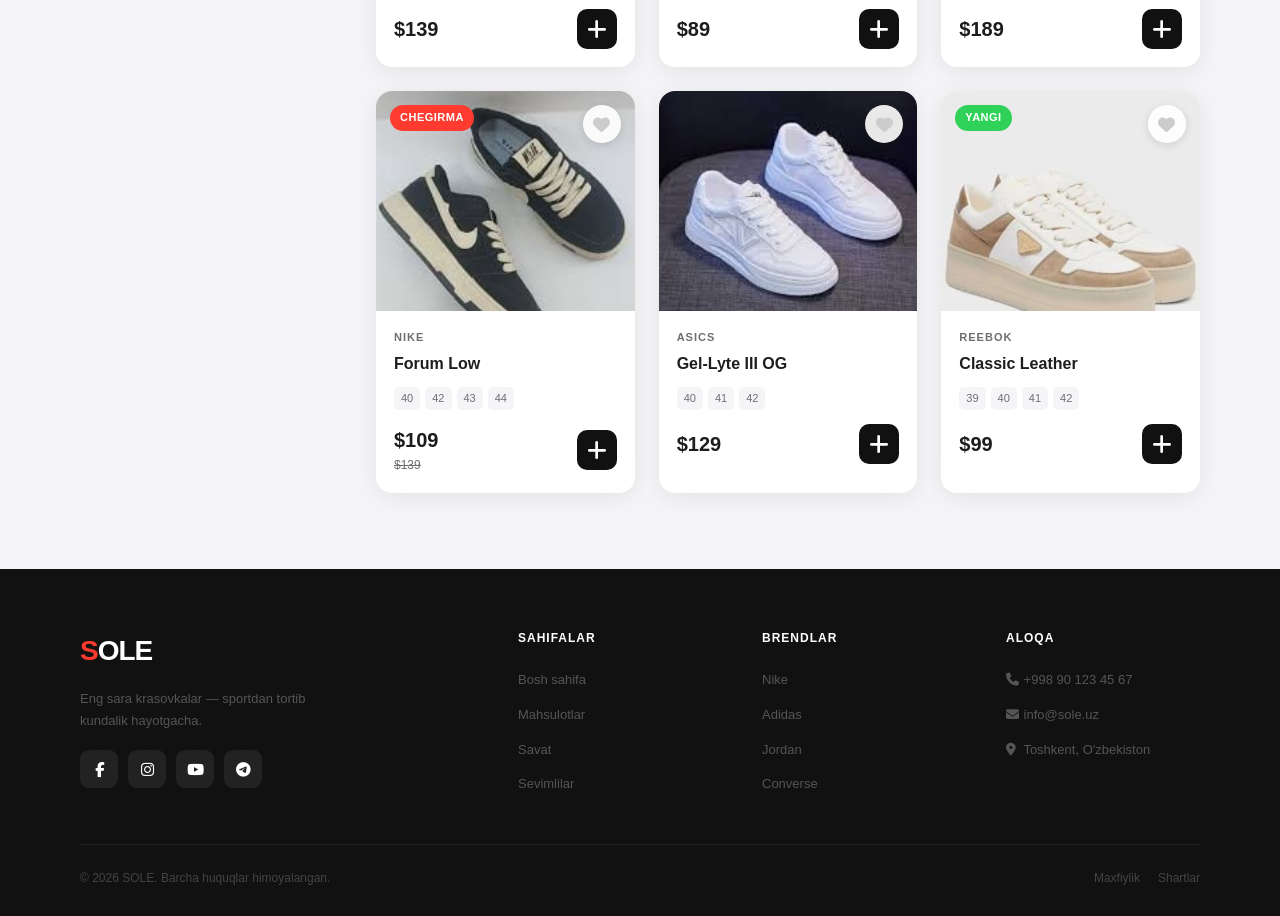
<file: products.html>
<!DOCTYPE html>
<html lang="uz">
<head>
  <meta charset="UTF-8">
  <meta name="viewport" content="width=device-width, initial-scale=1.0">
  <title>Mahsulotlar — SOLE</title>
  <link rel="stylesheet" href="style.css">
  <link rel="stylesheet" href="https://cdn.jsdelivr.net/npm/@fortawesome/fontawesome-free@6.5.1/css/all.min.css">
</head>
<body>

<!-- NAVBAR -->
<nav>
  <div class="nav-logo"><span>S</span>OLE</div>
  <ul class="nav-links">
    <li><a href="index.html">Bosh sahifa</a></li>
    <li><a href="products.html" class="active">Mahsulotlar</a></li>
    <li><a href="cart.html">Savat</a></li>
    <li><a href="liked.html">Sevimlilar</a></li>
    <li><a href="checkout.html">Buyurtma</a></li>
  </ul>
  <div class="nav-right">
    <a href="liked.html" class="nav-icon"><i class="fa-regular fa-heart"></i></a>
    <a href="cart.html" class="nav-icon"><i class="fa-solid fa-cart-shopping"></i><span class="badge">3</span></a>
  </div>
</nav>

<!-- PAGE HEADER -->
<div class="page-hd">
  <div class="breadcrumb">
    <a href="index.html">Bosh sahifa</a>
    <span><i class="fa-solid fa-chevron-right" style="font-size:10px;"></i></span>
    <span style="color:#aaa;">Mahsulotlar</span>
  </div>
  <h1>Barcha Mahsulotlar</h1>
  <p>500+ dan ortiq model, barcha brendlar</p>
</div>

<!-- PRODUCTS WRAP -->
<div class="products-wrap">

  <!-- SIDEBAR -->
  <aside class="sidebar">
    <div class="sb-title"><i class="fa-solid fa-sliders" style="color:var(--accent);margin-right:8px;"></i>Filtr</div>

    <div class="filter-group">
      <div class="fl-label">Brend</div>
      <label class="fl-option"><input type="checkbox" checked><span>Nike</span></label>
      <label class="fl-option"><input type="checkbox"><span>Adidas</span></label>
      <label class="fl-option"><input type="checkbox"><span>Jordan</span></label>
      <label class="fl-option"><input type="checkbox"><span>Converse</span></label>
      <label class="fl-option"><input type="checkbox"><span>ASICS</span></label>
      <label class="fl-option"><input type="checkbox"><span>Reebok</span></label>
    </div>

    <div class="fl-divider"></div>

    <div class="filter-group">
      <div class="fl-label">Kategoriya</div>
      <label class="fl-option"><input type="checkbox" checked><span>Sport</span></label>
      <label class="fl-option"><input type="checkbox"><span>Kundalik</span></label>
      <label class="fl-option"><input type="checkbox"><span>Klassik</span></label>
      <label class="fl-option"><input type="checkbox"><span>Yugurish</span></label>
    </div>

    <div class="fl-divider"></div>

    <div class="filter-group">
      <div class="fl-label">O'lcham (EU)</div>
      <div class="sz-grid">
        <div class="sz-opt"><input type="checkbox" id="s38"><label for="s38">38</label></div>
        <div class="sz-opt"><input type="checkbox" id="s39"><label for="s39">39</label></div>
        <div class="sz-opt"><input type="checkbox" id="s40" checked><label for="s40">40</label></div>
        <div class="sz-opt"><input type="checkbox" id="s41" checked><label for="s41">41</label></div>
        <div class="sz-opt"><input type="checkbox" id="s42"><label for="s42">42</label></div>
        <div class="sz-opt"><input type="checkbox" id="s43"><label for="s43">43</label></div>
        <div class="sz-opt"><input type="checkbox" id="s44"><label for="s44">44</label></div>
        <div class="sz-opt"><input type="checkbox" id="s45"><label for="s45">45</label></div>
      </div>
    </div>

    <div class="fl-divider"></div>

    <div class="filter-group">
      <div class="fl-label">Narx</div>
      <label class="fl-option"><input type="checkbox"><span>$50 – $100</span></label>
      <label class="fl-option"><input type="checkbox" checked><span>$100 – $200</span></label>
      <label class="fl-option"><input type="checkbox"><span>$200 – $300</span></label>
      <label class="fl-option"><input type="checkbox"><span>$300+</span></label>
    </div>

    <div class="fl-divider"></div>

    <div class="filter-group">
      <div class="fl-label">Holat</div>
      <label class="fl-option"><input type="checkbox" checked><span>Chegirmada</span></label>
      <label class="fl-option"><input type="checkbox"><span>Yangi</span></label>
      <label class="fl-option"><input type="checkbox"><span>Trendda</span></label>
    </div>
  </aside>

  <!-- PRODUCTS GRID -->
  <div>
    <div class="sort-row">
      <span class="res-count"><i class="fa-solid fa-box-open" style="color:var(--accent);margin-right:6px;"></i>48 ta mahsulot topildi</span>
      <select class="sort-sel">
        <option>Saralash: Mashhurlik</option>
        <option>Narx: Arzondan qimmatga</option>
        <option>Narx: Qimmatdan arzonga</option>
        <option>Yangilari birinchi</option>
        <option>Chegirmalari ko'p</option>
      </select>
    </div>

    <div class="grid-3">

      <div class="pcard">
        <div class="pimg img-1"><img src="photo_1_2026-06-13_09-39-06.jpg" alt="Nike Air Max 270"></div>
        <span class="pbadge sale">Chegirma</span>
        <label class="like-btn"><input type="checkbox"><div class="like-icon"><i class="fa-solid fa-heart"></i></div></label>
        <div class="pinfo">
          <div class="pbrand">Nike</div>
          <div class="pname">Air Max 270</div>
          <div class="psizes"><span class="sz">40</span><span class="sz">41</span><span class="sz">42</span><span class="sz">43</span></div>
          <div class="pfooter">
            <div><div class="pprice-current">$149</div><div class="pprice-old">$189</div></div>
            <a href="cart.html"><button class="add-btn"><i class="fa-solid fa-plus"></i></button></a>
          </div>
        </div>
      </div>

      <div class="pcard">
        <div class="pimg img-2"><img src="photo_2_2026-06-13_09-39-06.jpg" alt="Jordan 1 Retro"></div>
        <span class="pbadge new">Yangi</span>
        <label class="like-btn"><input type="checkbox"><div class="like-icon"><i class="fa-solid fa-heart"></i></div></label>
        <div class="pinfo">
          <div class="pbrand">Jordan</div>
          <div class="pname">Air Jordan 1 Retro High</div>
          <div class="psizes"><span class="sz">40</span><span class="sz">41</span><span class="sz">42</span></div>
          <div class="pfooter">
            <div><div class="pprice-current">$219</div></div>
            <a href="cart.html"><button class="add-btn"><i class="fa-solid fa-plus"></i></button></a>
          </div>
        </div>
      </div>

      <div class="pcard">
        <div class="pimg img-3"><img src="photo_3_2026-06-13_09-39-06.jpg" alt="Yeezy 350"></div>
        <span class="pbadge hot">Trendda</span>
        <label class="like-btn"><input type="checkbox"><div class="like-icon"><i class="fa-solid fa-heart"></i></div></label>
        <div class="pinfo">
          <div class="pbrand">Adidas</div>
          <div class="pname">Yeezy Boost 350 V2</div>
          <div class="psizes"><span class="sz">41</span><span class="sz">42</span><span class="sz">43</span></div>
          <div class="pfooter">
            <div><div class="pprice-current">$289</div></div>
            <a href="cart.html"><button class="add-btn"><i class="fa-solid fa-plus"></i></button></a>
          </div>
        </div>
      </div>

      <div class="pcard">
        <div class="pimg img-4"><img src="photo_4_2026-06-13_09-39-06.jpg" alt="React Infinity"></div>
        <span class="pbadge new">Yangi</span>
        <label class="like-btn"><input type="checkbox"><div class="like-icon"><i class="fa-solid fa-heart"></i></div></label>
        <div class="pinfo">
          <div class="pbrand">Nike</div>
          <div class="pname">React Infinity Run</div>
          <div class="psizes"><span class="sz">40</span><span class="sz">41</span><span class="sz">42</span><span class="sz">43</span></div>
          <div class="pfooter">
            <div><div class="pprice-current">$159</div></div>
            <a href="cart.html"><button class="add-btn"><i class="fa-solid fa-plus"></i></button></a>
          </div>
        </div>
      </div>

      <div class="pcard">
        <div class="pimg img-5"><img src="photo_1_2026-06-13_09-39-06.jpg" alt="Blazer Mid"></div>
        <span class="pbadge sale">Chegirma</span>
        <label class="like-btn"><input type="checkbox"><div class="like-icon"><i class="fa-solid fa-heart"></i></div></label>
        <div class="pinfo">
          <div class="pbrand">Nike</div>
          <div class="pname">Blazer Mid '77</div>
          <div class="psizes"><span class="sz">40</span><span class="sz">41</span><span class="sz">43</span><span class="sz">44</span></div>
          <div class="pfooter">
            <div><div class="pprice-current">$99</div><div class="pprice-old">$129</div></div>
            <a href="cart.html"><button class="add-btn"><i class="fa-solid fa-plus"></i></button></a>
          </div>
        </div>
      </div>

      <div class="pcard">
        <div class="pimg img-6"><img src="photo_2_2026-06-13_09-39-06.jpg" alt="Chuck Taylor"></div>
        <label class="like-btn"><input type="checkbox"><div class="like-icon"><i class="fa-solid fa-heart"></i></div></label>
        <div class="pinfo">
          <div class="pbrand">Converse</div>
          <div class="pname">Chuck Taylor All Star</div>
          <div class="psizes"><span class="sz">39</span><span class="sz">40</span><span class="sz">41</span><span class="sz">42</span></div>
          <div class="pfooter">
            <div><div class="pprice-current">$79</div></div>
            <a href="cart.html"><button class="add-btn"><i class="fa-solid fa-plus"></i></button></a>
          </div>
        </div>
      </div>

      <div class="pcard">
        <div class="pimg img-7"><img src="photo_3_2026-06-13_09-39-06.jpg" alt="NMD R1"></div>
        <span class="pbadge new">Yangi</span>
        <label class="like-btn"><input type="checkbox"><div class="like-icon"><i class="fa-solid fa-heart"></i></div></label>
        <div class="pinfo">
          <div class="pbrand">Adidas</div>
          <div class="pname">NMD R1 Primeblue</div>
          <div class="psizes"><span class="sz">41</span><span class="sz">42</span><span class="sz">43</span><span class="sz">44</span></div>
          <div class="pfooter">
            <div><div class="pprice-current">$139</div></div>
            <a href="cart.html"><button class="add-btn"><i class="fa-solid fa-plus"></i></button></a>
          </div>
        </div>
      </div>

      <div class="pcard">
        <div class="pimg img-8"><img src="photo_4_2026-06-13_09-39-06.jpg" alt="Superstar"></div>
        <label class="like-btn"><input type="checkbox"><div class="like-icon"><i class="fa-solid fa-heart"></i></div></label>
        <div class="pinfo">
          <div class="pbrand">Adidas</div>
          <div class="pname">Superstar Classic</div>
          <div class="psizes"><span class="sz">39</span><span class="sz">40</span><span class="sz">41</span><span class="sz">42</span></div>
          <div class="pfooter">
            <div><div class="pprice-current">$89</div></div>
            <a href="cart.html"><button class="add-btn"><i class="fa-solid fa-plus"></i></button></a>
          </div>
        </div>
      </div>

      <div class="pcard">
        <div class="pimg img-9"><img src="photo_1_2026-06-13_09-39-06.jpg" alt="Ultra Boost"></div>
        <span class="pbadge hot">Trendda</span>
        <label class="like-btn"><input type="checkbox"><div class="like-icon"><i class="fa-solid fa-heart"></i></div></label>
        <div class="pinfo">
          <div class="pbrand">Adidas</div>
          <div class="pname">Ultra Boost 22</div>
          <div class="psizes"><span class="sz">40</span><span class="sz">41</span><span class="sz">42</span><span class="sz">43</span></div>
          <div class="pfooter">
            <div><div class="pprice-current">$189</div></div>
            <a href="cart.html"><button class="add-btn"><i class="fa-solid fa-plus"></i></button></a>
          </div>
        </div>
      </div>

      <div class="pcard">
        <div class="pimg img-10"><img src="photo_2_2026-06-13_09-39-06.jpg" alt="Forum Low"></div>
        <span class="pbadge sale">Chegirma</span>
        <label class="like-btn"><input type="checkbox"><div class="like-icon"><i class="fa-solid fa-heart"></i></div></label>
        <div class="pinfo">
          <div class="pbrand">Nike</div>
          <div class="pname">Forum Low</div>
          <div class="psizes"><span class="sz">40</span><span class="sz">42</span><span class="sz">43</span><span class="sz">44</span></div>
          <div class="pfooter">
            <div><div class="pprice-current">$109</div><div class="pprice-old">$139</div></div>
            <a href="cart.html"><button class="add-btn"><i class="fa-solid fa-plus"></i></button></a>
          </div>
        </div>
      </div>

      <div class="pcard">
        <div class="pimg img-11"><img src="photo_3_2026-06-13_09-39-06.jpg" alt="Gel-Lyte"></div>
        <label class="like-btn"><input type="checkbox"><div class="like-icon"><i class="fa-solid fa-heart"></i></div></label>
        <div class="pinfo">
          <div class="pbrand">ASICS</div>
          <div class="pname">Gel-Lyte III OG</div>
          <div class="psizes"><span class="sz">40</span><span class="sz">41</span><span class="sz">42</span></div>
          <div class="pfooter">
            <div><div class="pprice-current">$129</div></div>
            <a href="cart.html"><button class="add-btn"><i class="fa-solid fa-plus"></i></button></a>
          </div>
        </div>
      </div>

      <div class="pcard">
        <div class="pimg img-12"><img src="photo_4_2026-06-13_09-39-06.jpg" alt="Classic Leather"></div>
        <span class="pbadge new">Yangi</span>
        <label class="like-btn"><input type="checkbox"><div class="like-icon"><i class="fa-solid fa-heart"></i></div></label>
        <div class="pinfo">
          <div class="pbrand">Reebok</div>
          <div class="pname">Classic Leather</div>
          <div class="psizes"><span class="sz">39</span><span class="sz">40</span><span class="sz">41</span><span class="sz">42</span></div>
          <div class="pfooter">
            <div><div class="pprice-current">$99</div></div>
            <a href="cart.html"><button class="add-btn"><i class="fa-solid fa-plus"></i></button></a>
          </div>
        </div>
      </div>

    </div>
  </div>
</div>

<!-- FOOTER -->
<footer>
  <div class="foot-grid">
    <div class="foot-brand">
      <div class="logo"><span>S</span>OLE</div>
      <p>Eng sara krasovkalar — sportdan tortib kundalik hayotgacha.</p>
      <div class="foot-social">
        <div class="soc"><i class="fa-brands fa-facebook-f"></i></div>
        <div class="soc"><i class="fa-brands fa-instagram"></i></div>
        <div class="soc"><i class="fa-brands fa-youtube"></i></div>
        <div class="soc"><i class="fa-brands fa-telegram"></i></div>
      </div>
    </div>
    <div class="foot-col"><h4>Sahifalar</h4><ul>
      <li><a href="index.html">Bosh sahifa</a></li>
      <li><a href="products.html">Mahsulotlar</a></li>
      <li><a href="cart.html">Savat</a></li>
      <li><a href="liked.html">Sevimlilar</a></li>
    </ul></div>
    <div class="foot-col"><h4>Brendlar</h4><ul>
      <li><a href="#">Nike</a></li><li><a href="#">Adidas</a></li>
      <li><a href="#">Jordan</a></li><li><a href="#">Converse</a></li>
    </ul></div>
    <div class="foot-col"><h4>Aloqa</h4><ul>
      <li><a href="#"><i class="fa-solid fa-phone" style="width:14px;"></i> +998 90 123 45 67</a></li>
      <li><a href="#"><i class="fa-solid fa-envelope" style="width:14px;"></i> info@sole.uz</a></li>
      <li><a href="#"><i class="fa-solid fa-location-dot" style="width:14px;"></i> Toshkent, O'zbekiston</a></li>
    </ul></div>
  </div>
  <div class="foot-bottom">
    <p>© 2026 SOLE. Barcha huquqlar himoyalangan.</p>
    <div class="foot-links"><a href="#">Maxfiylik</a><a href="#">Shartlar</a></div>
  </div>
</footer>

</body>
</html>
</file>
<file: style.css>
:root {
  --primary: #111111;
  --accent:  #ff3b30;
  --bg:      #f5f5f7;
  --card:    #ffffff;
  --text:    #1d1d1f;
  --muted:   #6e6e73;
  --border:  #e0e0e0;
  --shadow:  0 4px 24px rgba(0,0,0,.08);
  --shadow2: 0 12px 40px rgba(0,0,0,.14);
  --r:       16px;
}

*, *::before, *::after { margin:0; padding:0; box-sizing:border-box; }
html { scroll-behavior:smooth; }
body { font-family:-apple-system,BlinkMacSystemFont,'Segoe UI',Roboto,sans-serif; background:var(--bg); color:var(--text); line-height:1.6; }
a { text-decoration:none; color:inherit; }

/* ── NAVBAR ─────────────────────────────── */
nav {
  background:var(--primary);
  padding:0 60px;
  height:68px;
  display:flex; align-items:center; justify-content:space-between;
  position:sticky; top:0; z-index:100;
  box-shadow:0 2px 20px rgba(0,0,0,.35);
}
.nav-logo { font-size:26px; font-weight:900; color:#fff; letter-spacing:-1px; }
.nav-logo span { color:var(--accent); }
.nav-links { display:flex; gap:4px; list-style:none; }
.nav-links a { color:#888; padding:8px 16px; border-radius:8px; font-size:14px; font-weight:500; transition:.2s; }
.nav-links a:hover { color:#fff; background:rgba(255,255,255,.08); }
.nav-links a.active { color:var(--accent); }
.nav-right { display:flex; gap:20px; align-items:center; }
.nav-icon { color:#fff; font-size:20px; position:relative; cursor:pointer; transition:.2s; }
.nav-icon:hover { color:var(--accent); }
.nav-icon .badge {
  position:absolute; top:-6px; right:-8px;
  background:var(--accent); color:#fff;
  font-size:10px; font-weight:700;
  width:18px; height:18px; border-radius:50%;
  display:flex; align-items:center; justify-content:center;
}

/* ── BUTTONS ─────────────────────────────── */
.btn { display:inline-flex; align-items:center; gap:8px; padding:13px 26px; border-radius:12px; font-size:15px; font-weight:600; cursor:pointer; border:none; transition:.2s; }
.btn-red { background:var(--accent); color:#fff; }
.btn-red:hover { background:#d62e24; transform:translateY(-2px); box-shadow:0 8px 24px rgba(255,59,48,.3); }
.btn-dark { background:var(--primary); color:#fff; }
.btn-dark:hover { background:#333; transform:translateY(-2px); }
.btn-outline { background:transparent; color:#fff; border:2px solid rgba(255,255,255,.3); }
.btn-outline:hover { border-color:#fff; background:rgba(255,255,255,.08); }

/* ── HERO ────────────────────────────────── */
.hero {
  background:var(--primary);
  min-height:calc(100vh - 68px);
  display:grid; grid-template-columns:1fr 1fr;
  align-items:center; padding:60px 80px; gap:60px;
  overflow:hidden; position:relative;
}
.hero::after {
  content:''; position:absolute;
  width:700px; height:700px;
  background:radial-gradient(circle,rgba(255,59,48,.12) 0%,transparent 70%);
  right:-150px; top:50%; transform:translateY(-50%);
  pointer-events:none;
}
.hero-tag {
  display:inline-block;
  background:rgba(255,59,48,.15); border:1px solid rgba(255,59,48,.3);
  color:var(--accent); padding:5px 14px; border-radius:20px;
  font-size:12px; font-weight:700; text-transform:uppercase; letter-spacing:1px;
  margin-bottom:20px;
}
.hero h1 { font-size:clamp(40px,5vw,72px); font-weight:900; color:#fff; line-height:1.05; letter-spacing:-2px; margin-bottom:20px; }
.hero h1 span { color:var(--accent); }
.hero p { color:#777; font-size:17px; line-height:1.7; margin-bottom:36px; max-width:400px; }
.hero-btns { display:flex; gap:14px; flex-wrap:wrap; }
.hero-stats { display:flex; gap:40px; margin-top:56px; }
.stat-num { font-size:30px; font-weight:900; color:#fff; line-height:1; }
.stat-label { font-size:11px; color:#555; text-transform:uppercase; letter-spacing:1px; margin-top:3px; }
.hero-visual { display:flex; justify-content:center; align-items:center; }
.shoe-circle {
  width:400px; height:400px;
  background:linear-gradient(135deg,#1a1a2e,#0f3460);
  border-radius:50%;
  display:flex; align-items:center; justify-content:center;
  font-size:180px;
  box-shadow:0 0 80px rgba(255,59,48,.18), inset 0 0 60px rgba(0,0,0,.3);
  animation:float 3s ease-in-out infinite;
  position:relative; z-index:1;
}
@keyframes float { 0%,100%{transform:translateY(0) rotate(-4deg);} 50%{transform:translateY(-22px) rotate(4deg);} }
.shoe-price-tag {
  position:absolute; top:40px; right:-20px;
  background:var(--accent); color:#fff;
  padding:14px 18px; border-radius:16px;
  text-align:center; font-weight:700;
  box-shadow:0 8px 24px rgba(255,59,48,.4); z-index:2;
}
.shoe-price-tag .big { font-size:24px; display:block; }
.shoe-price-tag .sm  { font-size:11px; opacity:.8; }

/* ── SECTION ─────────────────────────────── */
.section { padding:80px; }
.section-head { display:flex; justify-content:space-between; align-items:flex-end; margin-bottom:44px; }
.section-title { font-size:34px; font-weight:800; letter-spacing:-1px; }
.section-title span { color:var(--accent); }
.see-all { color:var(--accent); font-weight:600; font-size:14px; }
.see-all:hover { text-decoration:underline; }

/* ── CATEGORIES ──────────────────────────── */
.cats { display:grid; grid-template-columns:repeat(3,1fr); gap:24px; }
.cat-card { height:200px; border-radius:var(--r); overflow:hidden; position:relative; cursor:pointer; transition:.3s; }
.cat-card:hover { transform:translateY(-6px); box-shadow:var(--shadow2); }
.cat-card:nth-child(1) { background:linear-gradient(135deg,#667eea,#764ba2); }
.cat-card:nth-child(2) { background:linear-gradient(135deg,#f093fb,#f5576c); }
.cat-card:nth-child(3) { background:linear-gradient(135deg,#4facfe,#00f2fe); }
.cat-emoji { position:absolute; right:20px; top:50%; transform:translateY(-50%); font-size:70px; opacity:.8; }
.cat-info  { position:absolute; bottom:0; left:0; right:0; padding:20px 24px; background:linear-gradient(transparent,rgba(0,0,0,.55)); }
.cat-name  { color:#fff; font-size:20px; font-weight:800; }
.cat-count { color:rgba(255,255,255,.7); font-size:13px; }

/* ── PRODUCT CARDS ───────────────────────── */
.grid-4 { display:grid; grid-template-columns:repeat(4,1fr); gap:24px; }
.grid-3 { display:grid; grid-template-columns:repeat(3,1fr); gap:24px; }
.pcard { background:var(--card); border-radius:var(--r); box-shadow:var(--shadow); overflow:hidden; transition:.3s; position:relative; }
.pcard:hover { transform:translateY(-8px); box-shadow:var(--shadow2); }
.pimg { height:220px; display:flex; align-items:center; justify-content:center; font-size:100px; position:relative; }
.img-1  { background:linear-gradient(135deg,#667eea,#764ba2); }
.img-2  { background:linear-gradient(135deg,#f093fb,#f5576c); }
.img-3  { background:linear-gradient(135deg,#4facfe,#00f2fe); }
.img-4  { background:linear-gradient(135deg,#43e97b,#38f9d7); }
.img-5  { background:linear-gradient(135deg,#fa709a,#fee140); }
.img-6  { background:linear-gradient(135deg,#a18cd1,#fbc2eb); }
.img-7  { background:linear-gradient(135deg,#ffecd2,#fcb69f); }
.img-8  { background:linear-gradient(135deg,#a1c4fd,#c2e9fb); }
.img-9  { background:linear-gradient(135deg,#d4fc79,#96e6a1); }
.img-10 { background:linear-gradient(135deg,#f6d365,#fda085); }
.img-11 { background:linear-gradient(135deg,#89f7fe,#66a6ff); }
.img-12 { background:linear-gradient(135deg,#a8edea,#fed6e3); }
.pbadge { position:absolute; top:14px; left:14px; padding:4px 10px; border-radius:20px; font-size:11px; font-weight:700; text-transform:uppercase; letter-spacing:.5px; color:#fff; z-index:1; }
.pbadge.new  { background:#30d158; }
.pbadge.sale { background:var(--accent); }
.pbadge.hot  { background:#ff9f0a; }

/* like button – CSS checkbox trick */
.like-btn { position:absolute; top:14px; right:14px; z-index:2; cursor:pointer; }
.like-btn input[type="checkbox"] { display:none; }
.like-icon { width:38px; height:38px; background:rgba(255,255,255,.9); border-radius:50%; display:flex; align-items:center; justify-content:center; font-size:17px; color:#ccc; transition:.2s; box-shadow:0 2px 8px rgba(0,0,0,.12); }
.like-icon:hover { transform:scale(1.15); color:var(--accent); }
.like-btn input:checked ~ .like-icon { color:var(--accent); background:rgba(255,59,48,.1); }

.pinfo { padding:18px; }
.pbrand { font-size:11px; color:var(--muted); text-transform:uppercase; letter-spacing:1px; font-weight:600; margin-bottom:4px; }
.pname  { font-size:16px; font-weight:700; margin-bottom:10px; }
.psizes { display:flex; gap:5px; margin-bottom:14px; flex-wrap:wrap; }
.sz { font-size:11px; background:var(--bg); color:var(--muted); padding:3px 7px; border-radius:5px; font-weight:500; }
.pfooter { display:flex; align-items:center; justify-content:space-between; }
.pprice-current { font-size:20px; font-weight:800; }
.pprice-old { font-size:12px; color:var(--muted); text-decoration:line-through; }
.add-btn { width:40px; height:40px; background:var(--primary); color:#fff; border:none; border-radius:10px; font-size:22px; cursor:pointer; display:flex; align-items:center; justify-content:center; transition:.2s; }
.add-btn:hover { background:var(--accent); transform:scale(1.1); }

/* ── PROMO BANNER ────────────────────────── */
.promo { margin:0 80px 80px; background:var(--primary); border-radius:24px; padding:60px 80px; display:grid; grid-template-columns:1fr auto; align-items:center; gap:40px; position:relative; overflow:hidden; }
.promo::before { content:''; position:absolute; width:500px; height:500px; background:radial-gradient(circle,rgba(255,59,48,.12) 0%,transparent 70%); left:-100px; top:50%; transform:translateY(-50%); }
.promo-tag { display:inline-block; background:rgba(255,59,48,.15); border:1px solid rgba(255,59,48,.3); color:var(--accent); padding:5px 14px; border-radius:20px; font-size:11px; font-weight:700; text-transform:uppercase; letter-spacing:1px; margin-bottom:14px; }
.promo h2 { font-size:42px; font-weight:900; color:#fff; letter-spacing:-1px; margin-bottom:10px; }
.promo h2 span { color:var(--accent); }
.promo p { color:#666; font-size:15px; margin-bottom:28px; }
.promo-img { font-size:130px; z-index:1; }

/* ── TRUST BADGES ────────────────────────── */
.trust { display:grid; grid-template-columns:repeat(4,1fr); gap:24px; padding:60px 80px; background:#fff; }
.tbadge { display:flex; flex-direction:column; align-items:center; text-align:center; gap:10px; }
.t-icon { width:60px; height:60px; background:var(--bg); border-radius:14px; display:flex; align-items:center; justify-content:center; font-size:26px; }
.tbadge h4 { font-size:14px; font-weight:700; }
.tbadge p  { font-size:12px; color:var(--muted); }

/* ── PAGE HEADER ─────────────────────────── */
.page-hd { background:var(--primary); padding:56px 80px 36px; }
.page-hd h1 { font-size:48px; font-weight:900; color:#fff; letter-spacing:-2px; margin-bottom:6px; }
.page-hd p  { color:#666; font-size:15px; }
.breadcrumb { display:flex; gap:6px; align-items:center; font-size:13px; color:#555; margin-bottom:20px; }
.breadcrumb a { color:#555; } .breadcrumb a:hover { color:#fff; }

/* ── PRODUCTS PAGE LAYOUT ────────────────── */
.products-wrap { display:grid; grid-template-columns:260px 1fr; gap:36px; padding:56px 80px; align-items:start; }
.sidebar { background:var(--card); border-radius:var(--r); padding:26px; box-shadow:var(--shadow); position:sticky; top:84px; }
.sb-title { font-size:18px; font-weight:800; margin-bottom:22px; }
.filter-group { margin-bottom:24px; }
.fl-label { font-size:11px; font-weight:700; text-transform:uppercase; letter-spacing:1px; color:var(--muted); margin-bottom:10px; }
.fl-divider { height:1px; background:var(--border); margin:18px 0; }
.fl-option { display:flex; align-items:center; gap:10px; padding:7px 8px; border-radius:8px; cursor:pointer; transition:.15s; margin-bottom:2px; }
.fl-option:hover { background:var(--bg); }
.fl-option input[type="checkbox"] { width:17px; height:17px; accent-color:var(--accent); cursor:pointer; }
.fl-option span { font-size:14px; font-weight:500; }
.sz-grid { display:grid; grid-template-columns:repeat(4,1fr); gap:7px; }
.sz-opt input { display:none; }
.sz-opt label { display:block; text-align:center; padding:7px; border:1.5px solid var(--border); border-radius:8px; font-size:12px; font-weight:600; cursor:pointer; transition:.2s; }
.sz-opt label:hover { border-color:var(--primary); }
.sz-opt input:checked + label { background:var(--primary); color:#fff; border-color:var(--primary); }
.sort-row { display:flex; align-items:center; justify-content:space-between; margin-bottom:24px; }
.res-count { font-size:13px; color:var(--muted); }
.sort-sel { padding:9px 14px; border:1.5px solid var(--border); border-radius:10px; font-size:13px; font-weight:500; color:var(--text); background:#fff; cursor:pointer; outline:none; }
.sort-sel:focus { border-color:var(--primary); }

/* ── CART ────────────────────────────────── */
.cart-wrap { display:grid; grid-template-columns:1fr 360px; gap:36px; padding:56px 80px; align-items:start; }
.cart-hd { display:flex; align-items:center; justify-content:space-between; margin-bottom:24px; }
.cart-hd h2 { font-size:26px; font-weight:800; }
.cart-hd span { color:var(--muted); font-size:14px; }
.citem { background:var(--card); border-radius:var(--r); padding:20px; display:grid; grid-template-columns:100px 1fr auto; gap:18px; align-items:center; box-shadow:var(--shadow); margin-bottom:14px; transition:.2s; }
.citem:hover { box-shadow:var(--shadow2); }
.citem-img { width:100px; height:100px; border-radius:12px; display:flex; align-items:center; justify-content:center; font-size:46px; flex-shrink:0; }
.citem-brand { font-size:11px; text-transform:uppercase; letter-spacing:1px; color:var(--muted); font-weight:600; }
.citem-name  { font-size:16px; font-weight:700; margin:3px 0 8px; }
.citem-meta  { display:flex; gap:10px; }
.ctag { background:var(--bg); padding:3px 9px; border-radius:5px; font-size:12px; color:var(--muted); font-weight:500; }
.citem-right { display:flex; flex-direction:column; align-items:flex-end; gap:10px; }
.citem-price { font-size:20px; font-weight:800; }
.qty { display:flex; align-items:center; gap:4px; background:var(--bg); border-radius:10px; padding:3px; }
.qty-btn { width:30px; height:30px; border:none; background:#fff; border-radius:7px; font-size:16px; font-weight:700; cursor:pointer; display:flex; align-items:center; justify-content:center; box-shadow:0 1px 4px rgba(0,0,0,.07); transition:.15s; }
.qty-btn:hover { background:var(--primary); color:#fff; }
.qty-n { width:30px; text-align:center; font-size:14px; font-weight:700; }
.rm-btn { background:none; border:none; color:var(--muted); cursor:pointer; font-size:18px; transition:.2s; }
.rm-btn:hover { color:var(--accent); }

/* order summary */
.summary { background:var(--card); border-radius:var(--r); padding:26px; box-shadow:var(--shadow); position:sticky; top:84px; }
.sum-title { font-size:19px; font-weight:800; margin-bottom:22px; }
.sum-row { display:flex; justify-content:space-between; align-items:center; padding:11px 0; font-size:14px; border-bottom:1px solid var(--border); }
.sum-row .lbl { color:var(--muted); }
.sum-row.total { font-size:17px; font-weight:800; border-top:2px solid var(--primary); border-bottom:none; margin-top:6px; padding-top:14px; }
.sum-row.total .lbl { color:var(--text); }
.coupon { display:flex; gap:8px; margin:18px 0; }
.coupon input { flex:1; padding:11px 14px; border:1.5px solid var(--border); border-radius:10px; font-size:13px; outline:none; transition:.2s; }
.coupon input:focus { border-color:var(--primary); }
.coupon button { padding:11px 14px; background:var(--primary); color:#fff; border:none; border-radius:10px; font-size:13px; font-weight:600; cursor:pointer; white-space:nowrap; transition:.2s; }
.coupon button:hover { background:var(--accent); }
.go-checkout { width:100%; padding:15px; background:var(--accent); color:#fff; border:none; border-radius:13px; font-size:15px; font-weight:700; cursor:pointer; margin-top:18px; display:flex; align-items:center; justify-content:center; gap:8px; transition:.2s; }
.go-checkout:hover { background:#d62e24; transform:translateY(-2px); box-shadow:0 8px 24px rgba(255,59,48,.3); }
.cont-shop { display:block; text-align:center; margin-top:14px; color:var(--muted); font-size:13px; font-weight:500; }
.cont-shop:hover { color:var(--accent); }

/* ── CHECKOUT ────────────────────────────── */
.checkout-wrap { display:grid; grid-template-columns:1fr 380px; gap:36px; padding:56px 80px; align-items:start; }
.cform-box { background:var(--card); border-radius:var(--r); padding:32px; box-shadow:var(--shadow); }
.fs { margin-bottom:32px; }
.fs-title { font-size:17px; font-weight:800; margin-bottom:18px; padding-bottom:12px; border-bottom:2px solid var(--border); display:flex; align-items:center; gap:10px; }
.fs-num { width:26px; height:26px; background:var(--primary); color:#fff; border-radius:50%; font-size:12px; font-weight:700; display:inline-flex; align-items:center; justify-content:center; }
.frow { display:grid; grid-template-columns:1fr 1fr; gap:14px; }
.fgroup { display:flex; flex-direction:column; gap:5px; margin-bottom:14px; }
.fgroup.full { grid-column:1/-1; }
.fgroup label { font-size:12px; font-weight:600; color:var(--muted); text-transform:uppercase; letter-spacing:.5px; }
.fgroup input, .fgroup select, .fgroup textarea { padding:13px 14px; border:1.5px solid var(--border); border-radius:10px; font-size:14px; color:var(--text); background:var(--bg); outline:none; font-family:inherit; transition:.2s; }
.fgroup input:focus, .fgroup select:focus, .fgroup textarea:focus { border-color:var(--primary); background:#fff; }
.pay-methods { display:grid; grid-template-columns:repeat(3,1fr); gap:10px; margin-bottom:18px; }
.pay-opt { cursor:pointer; }
.pay-opt input[type="radio"] { display:none; }
.pay-label { border:2px solid var(--border); border-radius:12px; padding:14px 10px; display:flex; flex-direction:column; align-items:center; gap:7px; cursor:pointer; transition:.2s; font-size:22px; text-align:center; }
.pay-label span:last-child { font-size:11px; font-weight:600; color:var(--muted); }
.pay-label:hover { border-color:var(--primary); }
.pay-opt input:checked + .pay-label { border-color:var(--primary); background:var(--primary); color:#fff; }
.pay-opt input:checked + .pay-label span:last-child { color:rgba(255,255,255,.7); }
.place-btn { width:100%; padding:17px; background:var(--accent); color:#fff; border:none; border-radius:13px; font-size:16px; font-weight:700; cursor:pointer; margin-top:6px; transition:.2s; }
.place-btn:hover { background:#d62e24; transform:translateY(-2px); box-shadow:0 8px 24px rgba(255,59,48,.3); }
.co-items { margin-bottom:16px; }
.co-item { display:flex; gap:12px; align-items:center; padding:12px 0; border-bottom:1px solid var(--border); }
.co-img { width:62px; height:62px; border-radius:10px; display:flex; align-items:center; justify-content:center; font-size:28px; flex-shrink:0; }
.co-info { flex:1; }
.co-name { font-size:13px; font-weight:700; margin-bottom:3px; }
.co-meta { font-size:11px; color:var(--muted); }
.co-price { font-size:15px; font-weight:800; }

/* ── FOOTER ──────────────────────────────── */
footer { background:var(--primary); color:#fff; padding:60px 80px 28px; margin-top:20px; }
.foot-grid { display:grid; grid-template-columns:2fr 1fr 1fr 1fr; gap:50px; margin-bottom:48px; }
.foot-brand .logo { font-size:28px; font-weight:900; letter-spacing:-1px; margin-bottom:14px; }
.foot-brand .logo span { color:var(--accent); }
.foot-brand p { color:#555; font-size:13px; line-height:1.7; max-width:240px; }
.foot-social { display:flex; gap:10px; margin-top:18px; }
.soc { width:38px; height:38px; background:rgba(255,255,255,.07); border-radius:9px; display:flex; align-items:center; justify-content:center; font-size:16px; cursor:pointer; transition:.2s; }
.soc:hover { background:var(--accent); transform:translateY(-3px); }
.foot-col h4 { font-size:12px; font-weight:700; text-transform:uppercase; letter-spacing:1px; margin-bottom:18px; }
.foot-col ul { list-style:none; display:flex; flex-direction:column; gap:9px; }
.foot-col ul li a { color:#555; font-size:13px; transition:.2s; }
.foot-col ul li a:hover { color:#fff; }
.foot-bottom { border-top:1px solid rgba(255,255,255,.08); padding-top:24px; display:flex; justify-content:space-between; align-items:center; }
.foot-bottom p { color:#444; font-size:12px; }
.foot-links { display:flex; gap:18px; }
.foot-links a { color:#444; font-size:12px; }
.foot-links a:hover { color:#fff; }

/* ── EMPTY STATE ─────────────────────────── */
.empty { text-align:center; padding:80px 20px; }
.empty-ico { font-size:80px; display:block; margin-bottom:16px; }
.empty h3 { font-size:22px; font-weight:800; margin-bottom:8px; }
.empty p   { color:var(--muted); margin-bottom:22px; }

/* ── IMAGE OVERRIDES ─────────────────────── */
.pimg { font-size:0; overflow:hidden; }
.pimg img { width:100%; height:100%; object-fit:cover; transition:transform .4s; display:block; }
.pcard:hover .pimg img { transform:scale(1.07); }

.shoe-circle { font-size:0; overflow:hidden; }
.shoe-circle img { width:100%; height:100%; object-fit:cover; }

.promo-img { font-size:0; width:220px; height:220px; border-radius:20px; overflow:hidden; transform:rotate(-8deg) translateY(-8px); flex-shrink:0; box-shadow:0 20px 60px rgba(0,0,0,.4); }
.promo-img img { width:100%; height:100%; object-fit:cover; }

.citem-img { font-size:0; overflow:hidden; }
.citem-img img { width:100%; height:100%; object-fit:cover; border-radius:12px; }

.co-img { font-size:0; overflow:hidden; }
.co-img img { width:100%; height:100%; object-fit:cover; border-radius:10px; }

/* FA icon sizing */
.cat-emoji { font-size:0; }
.cat-emoji i { font-size:58px; opacity:.85; color:#fff; }
.t-icon i { font-size:24px; color:var(--accent); }
.soc i { font-size:15px; }
.nav-icon i { font-size:17px; }
</file>
